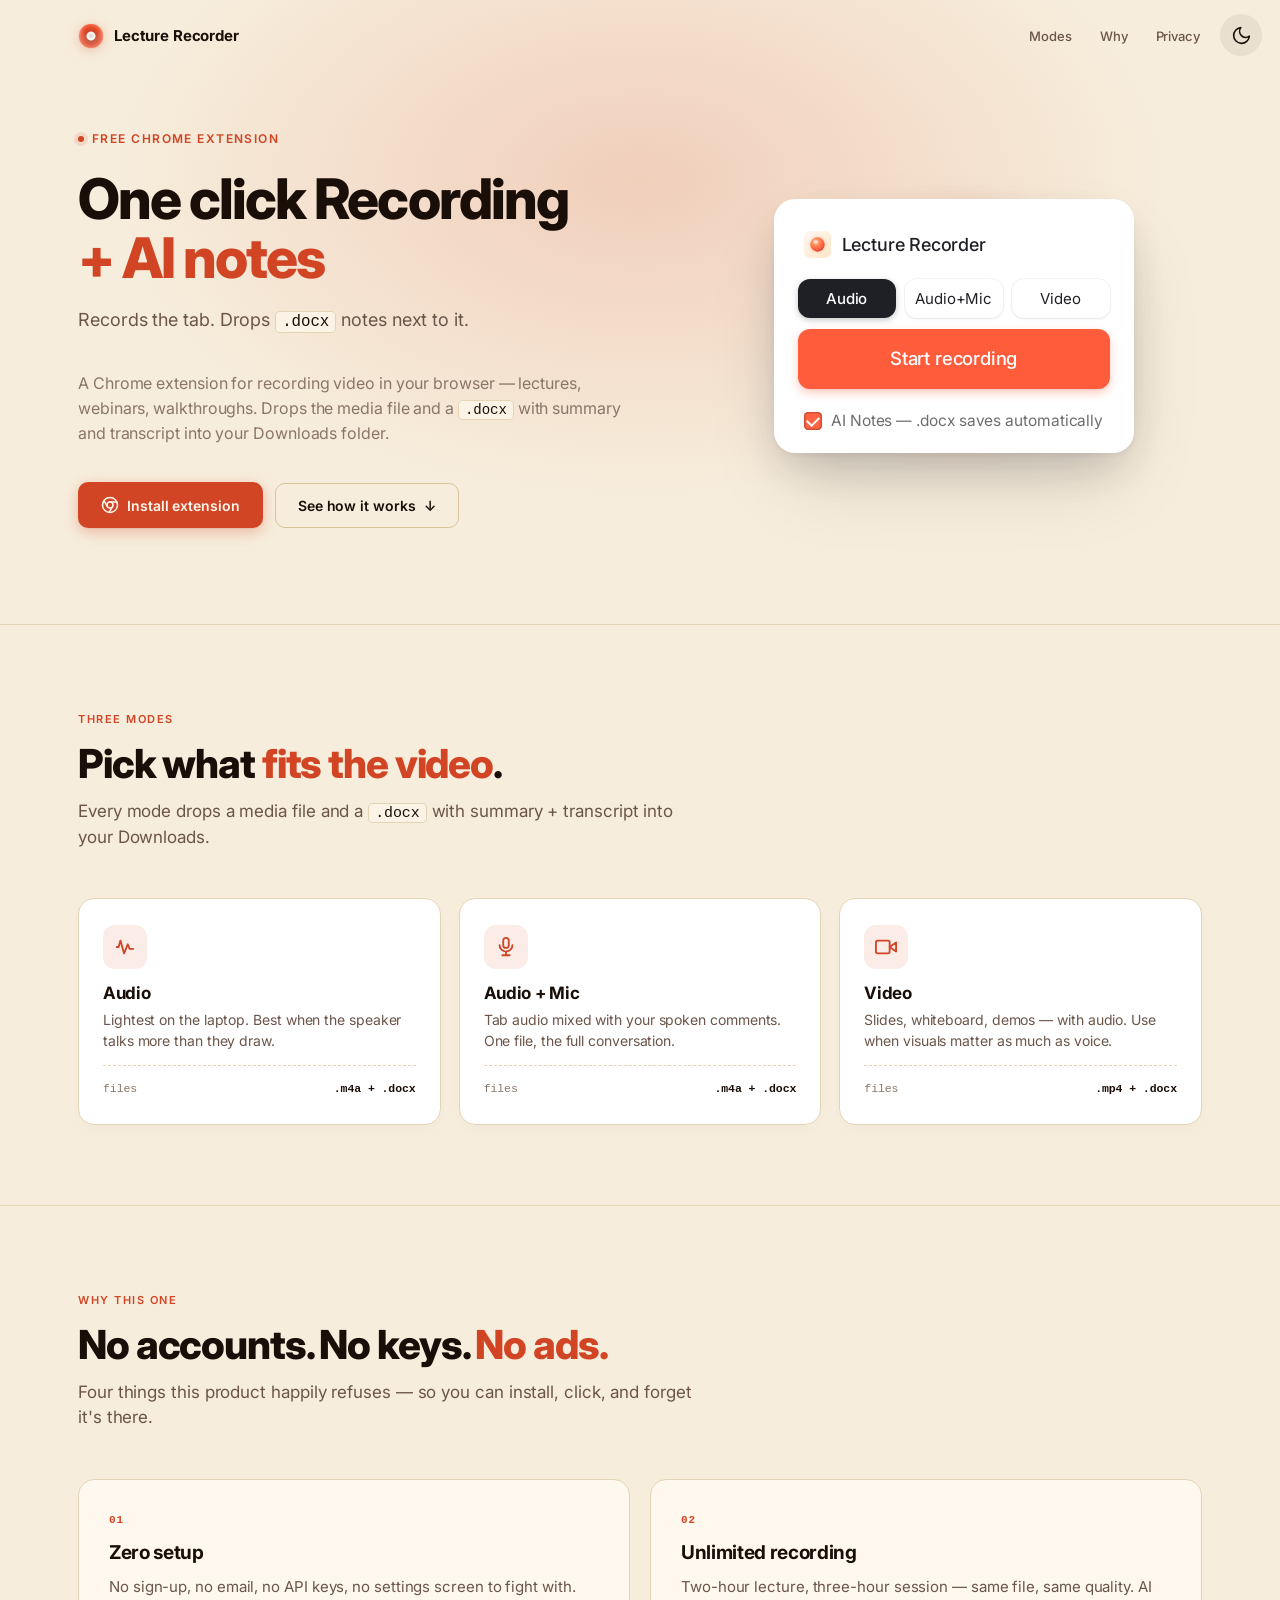
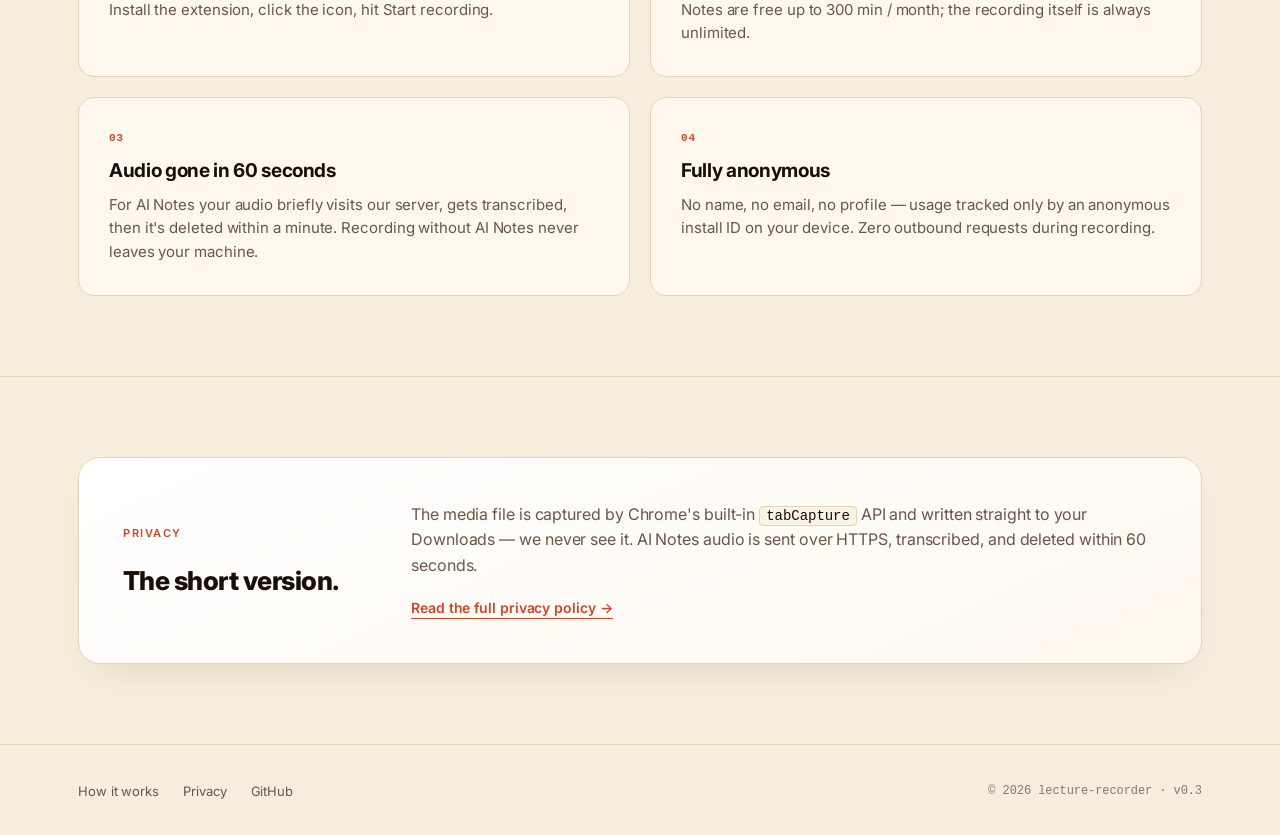
<file: index.html>
<!doctype html>
<html lang="en" data-theme="light">
<head>
<meta charset="utf-8"/>
<meta name="viewport" content="width=device-width,initial-scale=1"/>
<meta name="description" content="AI Lecture Recorder app records lectures online, captures audio + microphone and transcribes it into notes. Records any browser tab."/>
<meta property="og:title" content="Lecture Recorder — One click Recording + AI notes."/>
<meta property="og:description" content="AI Lecture Recorder app records lectures online, captures audio + microphone and transcribes it into notes. Records any browser tab."/>
<meta property="og:type" content="website"/>
<meta name="twitter:card" content="summary"/>
<meta name="twitter:title" content="Lecture Recorder — One click Recording + AI notes."/>
<meta name="twitter:description" content="AI Lecture Recorder app records lectures online, captures audio + microphone and transcribes it into notes. Records any browser tab."/>
<title>Lecture Recorder — One click Recording + AI notes.</title>
<!-- Yandex.Metrika counter -->
<script type="text/javascript">
   (function(m,e,t,r,i,k,a){m[i]=m[i]||function(){(m[i].a=m[i].a||[]).push(arguments)};
   m[i].l=1*new Date();
   for (var j = 0; j < document.scripts.length; j++) {if (document.scripts[j].src === r) { return; }}
   k=e.createElement(t),a=e.getElementsByTagName(t)[0],k.async=1,k.src=r,a.parentNode.insertBefore(k,a)})
   (window, document, "script", "https://mc.yandex.ru/metrika/tag.js", "ym");
   ym(109790116, "init", {clickmap:true, trackLinks:true, accurateTrackBounce:true, webvisor:false});
</script>
<noscript><div><img src="https://mc.yandex.ru/watch/109790116" style="position:absolute; left:-9999px;" alt="" /></div></noscript>
<!-- /Yandex.Metrika counter -->
<link rel="icon" type="image/png" sizes="32x32" href="icons/icon32.png"/>
<link rel="icon" type="image/png" sizes="16x16" href="icons/icon16.png"/>
<link rel="apple-touch-icon" sizes="128x128" href="icons/icon128.png"/>
<link href="https://fonts.googleapis.com/css2?family=Inter:wght@400;500;600;700;800;900&display=swap" rel="stylesheet"/>
<style>
:root, html[data-theme="light"]{
  /* Pietra warm — same tokens as /welcome */
  --bg:#f7eddc;
  --bg-soft:#fbf4e6;
  --orange:#d14525;
  --orange-bright:#ff5c3c;
  --orange-hover:#b83a25;
  --glow:rgba(209,69,37,0.18);
  --espresso:#1a0e08;
  --muted:#6b554a;
  --muted-2:#8a7669;
  --line:#e4d4b6;
  --line-strong:#d8c39b;
  --shadow:rgba(26,14,8,0.14);
  --shadow-soft:rgba(26,14,8,0.06);
  --toggle-bg:rgba(26,14,8,0.06);
  --toggle-hover:rgba(26,14,8,0.12);
  --card:#ffffff;
  --card-warm:#fff8ee;
}
html[data-theme="dark"]{
  --bg:#1a0e08;
  --bg-soft:#22150d;
  --orange:#ec5a3a;
  --orange-bright:#ff7548;
  --orange-hover:#ff8a5e;
  --glow:rgba(236,90,58,0.22);
  --espresso:#f7eddc;
  --muted:#bda594;
  --muted-2:#9c8472;
  --line:#3a2419;
  --line-strong:#4d3225;
  --shadow:rgba(0,0,0,0.45);
  --shadow-soft:rgba(0,0,0,0.25);
  --toggle-bg:rgba(247,237,220,0.08);
  --toggle-hover:rgba(247,237,220,0.18);
  --card:#22150d;
  --card-warm:#2a1a10;
}
*{box-sizing:border-box;margin:0;padding:0}
html,body{background:var(--bg);color:var(--espresso);font-family:'Inter',system-ui,-apple-system,sans-serif;line-height:1.55;-webkit-font-smoothing:antialiased;letter-spacing:-0.005em;transition:background .35s ease, color .35s ease}
body{min-height:100vh;position:relative;overflow-x:hidden}
::selection{background:var(--orange);color:#fff}
a{color:inherit;text-decoration:none}
code{font-family:'SF Mono','JetBrains Mono',ui-monospace,monospace;font-size:0.88em;background:var(--bg-soft);padding:1px 6px;border-radius:4px;color:var(--espresso);border:1px solid var(--line)}

/* ── Soft glow behind hero ─────────────────────────────────────────── */
.glow{position:absolute;top:-180px;left:50%;transform:translateX(-50%);width:1200px;height:720px;background:radial-gradient(ellipse at center, var(--glow) 0%, transparent 62%);pointer-events:none;z-index:0;transition:background .35s ease}

/* ── Theme toggle ──────────────────────────────────────────────────── */
.theme-toggle{position:fixed;top:14px;right:18px;z-index:50;width:42px;height:42px;border-radius:50%;border:0;background:var(--toggle-bg);color:var(--espresso);cursor:pointer;display:flex;align-items:center;justify-content:center;transition:background .15s ease, transform .2s ease;-webkit-tap-highlight-color:transparent;backdrop-filter:blur(8px);-webkit-backdrop-filter:blur(8px)}
.theme-toggle:hover{background:var(--toggle-hover);transform:scale(1.06)}
.theme-toggle:focus-visible{outline:2px solid var(--orange);outline-offset:2px}
.theme-toggle svg{width:21px;height:21px;display:block}
html[data-theme="light"] .icon-moon{display:block}
html[data-theme="light"] .icon-sun{display:none}
html[data-theme="dark"]  .icon-moon{display:none}
html[data-theme="dark"]  .icon-sun{display:block}

.container{max-width:1180px;margin:0 auto;padding:0 28px;position:relative;z-index:1}

/* ── Header ────────────────────────────────────────────────────────── */
header.site{padding:20px 0 0;position:relative;z-index:2}
.nav{display:flex;align-items:center;justify-content:space-between;gap:24px}
.brand{font-weight:700;font-size:15px;display:flex;align-items:center;gap:10px;letter-spacing:-0.01em;color:var(--espresso)}
.brand-mark{width:26px;height:26px;flex-shrink:0;display:block;filter:drop-shadow(0 2px 6px rgba(209,69,37,0.28))}
.nav-links{display:flex;gap:24px;font-size:13px;font-weight:500;color:var(--muted)}
.nav-links a{padding:6px 2px;transition:color .15s}
.nav-links a:hover{color:var(--orange)}

/* ── Animations ────────────────────────────────────────────────────── */
@keyframes fadeUp{from{opacity:0;transform:translateY(14px)}to{opacity:1;transform:none}}
.hero-text,.hero-mockup,.section-title,.promises,.modes-grid,.privacy-card,.footer-row{opacity:0;animation:fadeUp .65s cubic-bezier(.2,.7,.2,1) forwards}
.hero-text{animation-delay:.05s}
.hero-mockup{animation-delay:.18s}
.section-title{animation-delay:.05s}
.modes-grid{animation-delay:.15s}
.promises{animation-delay:.10s}
.privacy-card{animation-delay:.10s}
.footer-row{animation-delay:.05s}
@media (prefers-reduced-motion:reduce){.hero-text,.hero-mockup,.section-title,.promises,.modes-grid,.privacy-card,.footer-row{opacity:1;animation:none}}

/* ── Hero ──────────────────────────────────────────────────────────── */
.hero{padding:72px 0 96px}
.hero-grid{display:grid;grid-template-columns:1.15fr 1fr;gap:56px;align-items:center}
.hero-text{min-width:0}
.eyebrow{font-size:12px;color:var(--orange);font-weight:600;text-transform:uppercase;letter-spacing:0.12em;margin-bottom:22px;display:inline-flex;align-items:center;gap:8px}
.eyebrow::before{content:"";width:6px;height:6px;border-radius:50%;background:var(--orange);box-shadow:0 0 0 4px rgba(209,69,37,0.12)}
h1{font-size:56px;font-weight:800;line-height:1.05;letter-spacing:-0.035em;margin-bottom:18px;color:var(--espresso)}
h1 .line{display:block;white-space:nowrap}
h1 .accent{color:var(--orange);display:block;white-space:nowrap}
.h1-sub{font-size:18px;color:var(--muted);max-width:580px;margin-bottom:36px;line-height:1.5}
.lede{font-size:16px;color:var(--muted-2);max-width:560px;margin-bottom:36px;line-height:1.55}
.hero-meta{margin-top:24px;font-size:13.5px;color:var(--muted-2);font-family:'SF Mono','JetBrains Mono',ui-monospace,monospace;letter-spacing:-0.005em;line-height:1.5;max-width:560px}
.cta{display:flex;gap:12px;align-items:center;flex-wrap:wrap}
.btn{font:600 14px 'Inter',sans-serif;padding:13px 22px;border-radius:10px;text-decoration:none;display:inline-flex;align-items:center;gap:8px;transition:transform .18s cubic-bezier(.34,1.56,.64,1),background .18s,box-shadow .22s,color .18s;border:1px solid transparent;letter-spacing:-0.005em;cursor:pointer}
.btn-primary{background:var(--orange);color:#fff8ee;box-shadow:0 4px 14px rgba(209,69,37,0.32),0 1px 0 rgba(0,0,0,0.04)}
.btn-primary:hover{background:var(--orange-hover);transform:translateY(-2px);box-shadow:0 8px 22px rgba(209,69,37,0.42)}
.btn-primary[aria-disabled="true"]{background:var(--line);color:var(--muted-2);box-shadow:none;cursor:not-allowed;transform:none}
.btn-primary[aria-disabled="true"]:hover{background:var(--line);transform:none;box-shadow:none}
.btn-primary .cta-icon{width:18px;height:18px;display:block;flex-shrink:0}
.btn-secondary{background:transparent;color:var(--espresso);border-color:var(--line-strong)}
.btn-secondary:hover{background:var(--toggle-bg);transform:translateY(-1px)}
.btn-secondary .arrow{display:inline-block;transition:transform .25s ease;animation:arrow-bob 2s ease-in-out infinite}
@keyframes arrow-bob{0%,100%{transform:translateY(0)}50%{transform:translateY(3px)}}

/* ── Hero mockup (Layout B replica, scaled ×1.5 for hero presence) ──── */
.hero-mockup{display:flex;justify-content:center;align-items:center;justify-self:center;position:relative}
.pop-frame{position:relative;padding:28px;background:transparent;border-radius:28px;animation:pop-float 6s ease-in-out infinite;transform-origin:center}
.pop-frame::before{content:"";position:absolute;inset:-50px;background:radial-gradient(closest-side,rgba(209,69,37,0.32) 0%,rgba(255,92,60,0.14) 35%,transparent 70%);filter:blur(8px);pointer-events:none;z-index:-1;animation:pop-glow 5.5s ease-in-out infinite}
@keyframes pop-float{0%,100%{transform:translateY(0)}50%{transform:translateY(-10px)}}
@keyframes pop-glow{0%,100%{opacity:0.55;transform:scale(1)}50%{opacity:0.9;transform:scale(1.06)}}
@media (prefers-reduced-motion:reduce){
  .pop-frame{animation:none}
  .pop-frame::before{animation:none;opacity:0.6}
}

/* Real popup tokens — Pietra warm v3 (popup.css), bumped ×1.5 */
.pop{
  --pop-card:#ffffff;
  --pop-text:#1f2026;
  --pop-text-2:#6b6b6b;
  --pop-text-3:#888780;
  --pop-surface-2:#f5f3ef;
  --pop-orange:#ff5c3c;
  --pop-orange-deep:#d14525;
  --pop-orange-pale:#ffe6c7;
  --pop-line:#e8e8ea;
  width:360px;background:var(--pop-card);border-radius:21px;padding:21px 24px;color:var(--pop-text);font-family:'Inter',system-ui,sans-serif;font-size:18px;line-height:1.4;position:relative;box-shadow:0 2px 4px rgba(31,32,38,0.05),0 20px 48px -12px rgba(31,32,38,0.22),0 36px 84px -18px rgba(31,32,38,0.16)
}
.pop-stack{display:flex;flex-direction:column;gap:11px}
.pop-brand-row{height:48px;display:flex;align-items:center;gap:11px;padding:0 6px}
.pop-brand-icon{width:27px;height:27px;flex-shrink:0;display:block}
.pop-brand{font-size:18px;font-weight:500;color:var(--pop-text);letter-spacing:-0.01em}
.pop-segmented{display:grid;grid-template-columns:1fr 1fr 1fr;gap:9px;padding:0;background:transparent;border-radius:14px}
.pop-pill{background:#ffffff;border:0;padding:12px 6px;border-radius:12px;font-size:15px;font-weight:400;color:var(--pop-text);font-family:inherit;text-align:center;white-space:nowrap;letter-spacing:-0.01em;line-height:1;box-shadow:0 1px 3px rgba(31,32,38,0.08),0 0 0 1px rgba(31,32,38,0.04)}
.pop-pill.active{background:var(--pop-text);color:#fff;font-weight:500;box-shadow:0 2px 6px rgba(0,0,0,0.22)}
.pop-cta{width:100%;padding:17px 0;margin-top:11px;background:var(--pop-orange);color:#fff;border:0;border-radius:12px;font-size:18.5px;font-weight:500;font-family:inherit;letter-spacing:-0.01em;text-align:center;box-shadow:0 1px 0 rgba(0,0,0,0.04),0 4px 10px rgba(255,92,60,0.32)}
.pop-ai-row{display:flex;align-items:center;justify-content:center;gap:9px;margin-top:21px;font-size:15.5px;color:#666;opacity:0.95;text-align:center}
.pop-ai-check{width:18px;height:18px;border-radius:4.5px;background:var(--pop-orange);position:relative;flex-shrink:0;box-shadow:inset 0 0 0 1.5px var(--pop-orange-deep)}
.pop-ai-check::after{content:"";position:absolute;left:5px;top:2px;width:6px;height:10px;border:solid #fff;border-width:0 2px 2px 0;transform:rotate(45deg)}

/* ── Sections ──────────────────────────────────────────────────────── */
section{padding:80px 0;position:relative;z-index:1}
section + section{border-top:1px solid var(--line)}
.section-title{margin-bottom:48px;max-width:680px}
.eyebrow-sm{font-size:11px;color:var(--orange);font-weight:600;text-transform:uppercase;letter-spacing:0.14em;margin-bottom:14px;display:inline-block}
h2{font-size:40px;font-weight:800;letter-spacing:-0.028em;line-height:1.08;margin-bottom:14px;color:var(--espresso)}
h2 .accent{color:var(--orange)}
.section-sub{color:var(--muted);font-size:17px;line-height:1.5;max-width:620px}

/* ── Three modes ───────────────────────────────────────────────────── */
.modes-grid{display:grid;grid-template-columns:repeat(3,1fr);gap:18px}
.mode{padding:26px 24px;background:var(--card);border:1px solid var(--line);border-radius:16px;box-shadow:0 6px 18px -8px var(--shadow-soft);transition:transform .25s ease,box-shadow .25s ease,border-color .25s ease;display:flex;flex-direction:column;gap:14px}
.mode:hover{transform:translateY(-3px);box-shadow:0 16px 36px -12px var(--shadow);border-color:var(--line-strong)}
.mode-icon{width:44px;height:44px;border-radius:12px;background:rgba(209,69,37,0.10);color:var(--orange);display:flex;align-items:center;justify-content:center;flex-shrink:0}
.mode-icon svg{width:22px;height:22px;display:block}
.mode-head{display:flex;flex-direction:column;gap:4px}
.mode h3{font-size:17px;font-weight:700;letter-spacing:-0.018em;color:var(--espresso);line-height:1.25;margin:0}
.mode p{font-size:14px;color:var(--muted);line-height:1.5;margin:0}
.mode-files{font-family:'SF Mono','JetBrains Mono',ui-monospace,monospace;font-size:11.5px;color:var(--muted-2);padding-top:14px;margin-top:auto;border-top:1px dashed var(--line);display:flex;justify-content:space-between;align-items:center}
.mode-files b{color:var(--espresso);font-weight:600}

/* ── Promises ──────────────────────────────────────────────────────── */
.promises{display:grid;grid-template-columns:repeat(2,1fr);gap:20px}
.promise{padding:32px 30px;background:var(--card-warm);border:1px solid var(--line);border-radius:16px;transition:transform .25s ease,border-color .25s ease}
.promise:hover{transform:translateY(-2px);border-color:var(--orange)}
.promise-num{font-family:'SF Mono',ui-monospace,monospace;font-size:11px;color:var(--orange);font-weight:600;letter-spacing:0.08em;margin-bottom:12px;display:block}
.promise h4{font-size:19px;font-weight:700;margin-bottom:10px;letter-spacing:-0.018em;color:var(--espresso);line-height:1.25}
.promise p{font-size:15px;color:var(--muted);line-height:1.55}

/* ── Privacy ───────────────────────────────────────────────────────── */
.privacy-card{background:linear-gradient(155deg,var(--card),var(--card-warm));border:1px solid var(--line);border-radius:22px;padding:44px;display:grid;grid-template-columns:240px 1fr;gap:48px;align-items:center;box-shadow:0 16px 40px -20px var(--shadow)}
.privacy-card aside{display:flex;flex-direction:column;gap:10px}
.privacy-title{font-size:26px;font-weight:800;letter-spacing:-0.02em;line-height:1.15;color:var(--espresso);margin:0}
.privacy-body{display:flex;flex-direction:column;gap:18px}
.privacy-body p{color:var(--muted);font-size:16px;line-height:1.6;margin:0}
.privacy-link{display:inline-flex;align-items:center;gap:6px;color:var(--orange);font-weight:600;font-size:14px;border-bottom:1px solid currentColor;align-self:flex-start;transition:color .15s,gap .15s}
.privacy-link:hover{color:var(--orange-hover);gap:10px}

/* ── Footer ────────────────────────────────────────────────────────── */
footer.site{padding:36px 0;border-top:1px solid var(--line);font-size:13px;color:var(--muted-2);position:relative;z-index:1}
footer.site .footer-row{display:flex;justify-content:space-between;flex-wrap:wrap;gap:18px;align-items:center}
footer.site .links{display:flex;gap:24px}
footer.site a{color:var(--muted);transition:color .15s}
footer.site a:hover{color:var(--orange)}
footer.site .meta{font-family:'SF Mono',ui-monospace,monospace;font-size:12px}

/* ── Responsive ────────────────────────────────────────────────────── */
@media (max-width:980px){
  .hero{padding:56px 0 80px}
  .hero-grid{grid-template-columns:1fr;gap:56px}
  .hero-mockup{justify-self:center}
  h1{font-size:48px;max-width:none}
  .modes-grid{grid-template-columns:1fr}
  .promises{grid-template-columns:1fr 1fr}
  .privacy-card{grid-template-columns:1fr;padding:36px;gap:24px;text-align:left}
  .privacy-title{font-size:24px}
}
@media (max-width:640px){
  .container{padding:0 20px}
  .theme-toggle{top:10px;right:12px;width:38px;height:38px}
  .glow{top:-120px;width:780px;height:480px}
  header.site{padding:14px 0 0}
  .nav-links{gap:18px;font-size:12px}
  .hero{padding:32px 0 64px}
  .eyebrow{font-size:11px;letter-spacing:0.10em;margin-bottom:18px}
  h1{font-size:36px;letter-spacing:-0.028em}
  .h1-sub{font-size:16px;margin-bottom:28px}
  .hero-meta{font-size:12.5px;margin-top:20px}
  .btn{padding:12px 18px;font-size:13.5px}
  section{padding:56px 0}
  h2{font-size:30px}
  .section-sub{font-size:15px}
  .section-title{margin-bottom:32px}
  .promises{grid-template-columns:1fr;gap:14px}
  .promise{padding:24px 22px}
  .promise h4{font-size:17px}
  .promise p{font-size:14px}
  .privacy-card{padding:26px;border-radius:18px}
  .privacy-body p{font-size:15px}
  footer.site .footer-row{flex-direction:column;align-items:flex-start;gap:14px}
  /* Popup mockup scales down on small screens */
  .pop{width:300px;padding:18px 20px;border-radius:18px;font-size:15px}
  .pop-stack{gap:9px}
  .pop-brand-row{height:40px;gap:9px}
  .pop-brand-icon{width:22px;height:22px}
  .pop-brand{font-size:15px}
  .pop-segmented{gap:7px}
  .pop-pill{padding:10px 4px;font-size:13px;border-radius:10px}
  .pop-cta{padding:14px 0;margin-top:9px;font-size:16px;border-radius:10px}
  .pop-ai-row{margin-top:17px;font-size:13px;gap:7px}
  .pop-ai-check{width:15px;height:15px}
  .pop-frame{padding:22px}
}
@media (max-width:380px){
  .pop{width:260px;padding:16px 18px;font-size:14px}
  .pop-brand{font-size:14px}
  .pop-pill{font-size:12px;padding:9px 4px}
  .pop-cta{font-size:15px;padding:13px 0}
  .pop-ai-row{font-size:12px}
  .pop-frame{padding:18px}
}
</style>
</head>
<body>

<div class="glow" aria-hidden="true"></div>

<button class="theme-toggle" id="themeToggle" aria-label="Toggle theme" type="button">
  <svg class="icon-moon" viewBox="0 0 24 24" fill="none" stroke="currentColor" stroke-width="1.8" stroke-linecap="round" stroke-linejoin="round"><path d="M21 12.79A9 9 0 1 1 11.21 3 7 7 0 0 0 21 12.79Z"/></svg>
  <svg class="icon-sun" viewBox="0 0 24 24" fill="none" stroke="currentColor" stroke-width="1.8" stroke-linecap="round" stroke-linejoin="round"><circle cx="12" cy="12" r="4"/><path d="M12 2v2M12 20v2M4.93 4.93l1.41 1.41M17.66 17.66l1.41 1.41M2 12h2M20 12h2M4.93 19.07l1.41-1.41M17.66 6.34l1.41-1.41"/></svg>
</button>

<header class="site"><div class="container nav">
  <a href="#" class="brand">
    <img class="brand-mark" src="icons/icon128.png" alt="" width="128" height="128"/>
    Lecture Recorder
  </a>
  <nav class="nav-links">
    <a href="#modes">Modes</a>
    <a href="#promises">Why</a>
    <a href="privacy.html" target="_blank" rel="noopener">Privacy</a>
  </nav>
</div></header>

<section class="hero"><div class="container">
  <div class="hero-grid">
    <div class="hero-text">
      <span class="eyebrow">Free Chrome extension</span>
      <h1><span class="line">One click Recording</span><span class="accent">+ AI notes</span></h1>
      <p class="h1-sub">Records the tab. Drops <code>.docx</code> notes next to it.</p>
      <p class="lede">A Chrome extension for recording video in your browser — lectures, webinars, walkthroughs. Drops the media file and a <code>.docx</code> with summary and transcript into your Downloads folder.</p>
      <div class="cta">
        <a class="btn btn-primary" href="https://chromewebstore.google.com/detail/lecture-recorder/gainffdhnjidkmidjnapihokjpdcajeh" target="_blank" rel="noopener">
          <svg class="cta-icon" viewBox="0 0 24 24" fill="none" stroke="currentColor" stroke-width="2" stroke-linecap="round" stroke-linejoin="round" aria-hidden="true"><circle cx="12" cy="12" r="10"/><circle cx="12" cy="12" r="4"/><line x1="21.17" y1="8" x2="12" y2="8"/><line x1="3.95" y1="6.06" x2="8.54" y2="14"/><line x1="10.88" y1="21.94" x2="15.46" y2="14"/></svg>
          Install extension
        </a>
        <a class="btn btn-secondary" href="#modes">See how it works <span class="arrow">↓</span></a>
      </div>
    </div>

    <div class="hero-mockup" role="img" aria-label="Lecture Recorder popup in idle state — Audio mode selected, AI Notes on">
      <div class="pop-frame">
        <div class="pop">
          <div class="pop-stack">
            <div class="pop-brand-row">
              <svg class="pop-brand-icon" viewBox="0 0 128 128" xmlns="http://www.w3.org/2000/svg" aria-hidden="true">
                <defs>
                  <linearGradient id="p-bg" x1="0" y1="0" x2="1" y2="1"><stop offset="0%" stop-color="#fff8f4"/><stop offset="100%" stop-color="#ffe6c7"/></linearGradient>
                  <radialGradient id="p-halo" cx="0.5" cy="0.5" r="0.5"><stop offset="40%" stop-color="rgba(255,92,60,0.22)"/><stop offset="100%" stop-color="rgba(255,92,60,0)"/></radialGradient>
                  <radialGradient id="p-orb" cx="0.38" cy="0.32" r="0.75"><stop offset="0%" stop-color="#ffd4b8"/><stop offset="35%" stop-color="#ff8855"/><stop offset="75%" stop-color="#ff5c3c"/><stop offset="100%" stop-color="#b83a25"/></radialGradient>
                </defs>
                <rect x="0" y="0" width="128" height="128" rx="28" fill="url(#p-bg)"/>
                <circle cx="64" cy="64" r="50" fill="url(#p-halo)"/>
                <circle cx="64" cy="64" r="34" fill="url(#p-orb)"/>
                <ellipse cx="55" cy="52" rx="12" ry="8" fill="rgba(255,255,255,0.45)"/>
              </svg>
              <span class="pop-brand">Lecture Recorder</span>
            </div>
            <div class="pop-segmented" role="radiogroup" aria-label="Recording mode">
              <span class="pop-pill active">Audio</span>
              <span class="pop-pill">Audio+Mic</span>
              <span class="pop-pill">Video</span>
            </div>
          </div>
          <div class="pop-cta">Start recording</div>
          <div class="pop-ai-row">
            <span class="pop-ai-check" aria-hidden="true"></span>
            <span>AI Notes — .docx saves automatically</span>
          </div>
        </div>
      </div>
    </div>
  </div>
</div></section>

<section id="modes"><div class="container">
  <div class="section-title">
    <span class="eyebrow-sm">Three modes</span>
    <h2>Pick what <span class="accent">fits the video</span>.</h2>
    <p class="section-sub">Every mode drops a media file and a <code>.docx</code> with summary + transcript into your Downloads.</p>
  </div>
  <div class="modes-grid">
    <div class="mode">
      <div class="mode-icon" aria-hidden="true">
        <svg viewBox="0 0 24 24" fill="none" stroke="currentColor" stroke-width="2" stroke-linecap="round" stroke-linejoin="round"><path d="M3 12h2l2-7 4 14 4-10 2 5h4"/></svg>
      </div>
      <div class="mode-head">
        <h3>Audio</h3>
        <p>Lightest on the laptop. Best when the speaker talks more than they draw.</p>
      </div>
      <div class="mode-files"><span>files</span><b>.m4a + .docx</b></div>
    </div>
    <div class="mode">
      <div class="mode-icon" aria-hidden="true">
        <svg viewBox="0 0 24 24" fill="none" stroke="currentColor" stroke-width="2" stroke-linecap="round" stroke-linejoin="round"><path d="M9 5a3 3 0 0 1 6 0v5a3 3 0 0 1-6 0z"/><path d="M5 10a7 7 0 0 0 14 0"/><path d="M8 21h8"/><path d="M12 17v4"/></svg>
      </div>
      <div class="mode-head">
        <h3>Audio + Mic</h3>
        <p>Tab audio mixed with your spoken comments. One file, the full conversation.</p>
      </div>
      <div class="mode-files"><span>files</span><b>.m4a + .docx</b></div>
    </div>
    <div class="mode">
      <div class="mode-icon" aria-hidden="true">
        <svg viewBox="0 0 24 24" fill="none" stroke="currentColor" stroke-width="2" stroke-linecap="round" stroke-linejoin="round"><polygon points="23 7 16 12 23 17 23 7"/><rect x="1" y="5" width="15" height="14" rx="2" ry="2"/></svg>
      </div>
      <div class="mode-head">
        <h3>Video</h3>
        <p>Slides, whiteboard, demos — with audio. Use when visuals matter as much as voice.</p>
      </div>
      <div class="mode-files"><span>files</span><b>.mp4 + .docx</b></div>
    </div>
  </div>
</div></section>

<section id="promises"><div class="container">
  <div class="section-title">
    <span class="eyebrow-sm">Why this one</span>
    <h2>No accounts. No keys. <span class="accent">No ads.</span></h2>
    <p class="section-sub">Four things this product happily refuses — so you can install, click, and forget it's there.</p>
  </div>
  <div class="promises">
    <div class="promise"><span class="promise-num">01</span><h4>Zero setup</h4><p>No sign-up, no email, no API keys, no settings screen to fight with. Install the extension, click the icon, hit Start recording.</p></div>
    <div class="promise"><span class="promise-num">02</span><h4>Unlimited recording</h4><p>Two-hour lecture, three-hour session — same file, same quality. AI Notes are free up to 300 min / month; the recording itself is always unlimited.</p></div>
    <div class="promise"><span class="promise-num">03</span><h4>Audio gone in 60 seconds</h4><p>For AI Notes your audio briefly visits our server, gets transcribed, then it's deleted within a minute. Recording without AI Notes never leaves your machine.</p></div>
    <div class="promise"><span class="promise-num">04</span><h4>Fully anonymous</h4><p>No name, no email, no profile — usage tracked only by an anonymous install ID on your device. Zero outbound requests during recording.</p></div>
  </div>
</div></section>

<section id="privacy"><div class="container">
  <div class="privacy-card">
    <aside>
      <span class="eyebrow-sm">Privacy</span>
      <h3 class="privacy-title">The short version.</h3>
    </aside>
    <div class="privacy-body">
      <p>The media file is captured by Chrome's built-in <code>tabCapture</code> API and written straight to your Downloads — we never see it. AI Notes audio is sent over HTTPS, transcribed, and deleted within 60 seconds.</p>
      <a class="privacy-link" href="privacy.html" target="_blank" rel="noopener">Read the full privacy policy →</a>
    </div>
  </div>
</div></section>

<footer class="site"><div class="container footer-row">
  <div class="links">
    <a href="#modes">How it works</a>
    <a href="privacy.html" target="_blank" rel="noopener">Privacy</a>
    <a href="https://github.com/Alkhimik888" target="_blank" rel="noopener">GitHub</a>
  </div>
  <div class="meta">© 2026 lecture-recorder · v0.3</div>
</div></footer>

<script>
(function(){
  var html = document.documentElement;
  var btn = document.getElementById('themeToggle');
  var saved = null;
  try { saved = localStorage.getItem('lr-landing-theme'); } catch (_) {}
  if (saved === 'dark' || saved === 'light') {
    html.setAttribute('data-theme', saved);
  }
  btn.addEventListener('click', function(){
    var next = html.getAttribute('data-theme') === 'dark' ? 'light' : 'dark';
    html.setAttribute('data-theme', next);
    try { localStorage.setItem('lr-landing-theme', next); } catch (_) {}
  });
})();
</script>
</body>
</html>
</file>
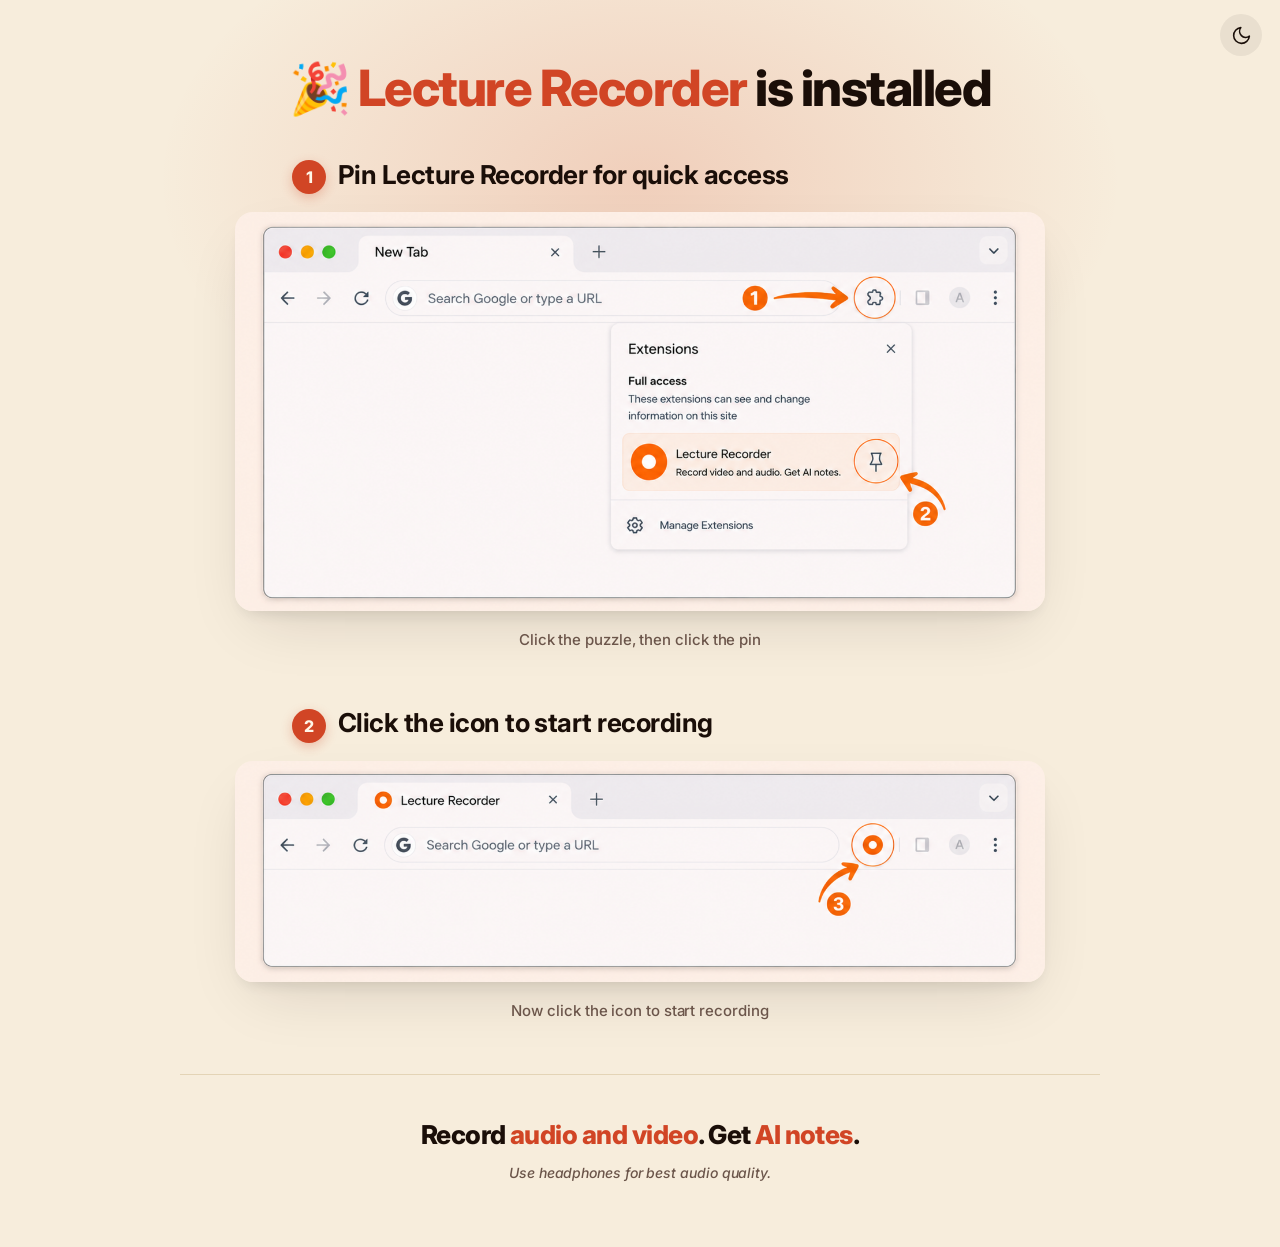
<file: welcome/index.html>
<!doctype html>
<html lang="en" data-theme="light">
<head>
<meta charset="utf-8"/>
<meta name="viewport" content="width=device-width,initial-scale=1"/>
<meta name="robots" content="noindex"/>
<title>Welcome to Lecture Recorder</title>
<!-- Yandex.Metrika counter -->
<script type="text/javascript">
   (function(m,e,t,r,i,k,a){m[i]=m[i]||function(){(m[i].a=m[i].a||[]).push(arguments)};
   m[i].l=1*new Date();
   for (var j = 0; j < document.scripts.length; j++) {if (document.scripts[j].src === r) { return; }}
   k=e.createElement(t),a=e.getElementsByTagName(t)[0],k.async=1,k.src=r,a.parentNode.insertBefore(k,a)})
   (window, document, "script", "https://mc.yandex.ru/metrika/tag.js", "ym");
   ym(109790116, "init", {clickmap:true, trackLinks:true, accurateTrackBounce:true, webvisor:false});
</script>
<noscript><div><img src="https://mc.yandex.ru/watch/109790116" style="position:absolute; left:-9999px;" alt="" /></div></noscript>
<!-- /Yandex.Metrika counter -->
<meta name="description" content="One last step — pin Lecture Recorder to your toolbar for quick access."/>
<link rel="icon" href="/favicon.ico"/>
<link href="https://fonts.googleapis.com/css2?family=Inter:wght@400;500;600;700;800;900&display=swap" rel="stylesheet"/>
<style>
  :root, html[data-theme="light"]{
    --bg:#f7eddc;
    --orange:#d14525;
    --glow:rgba(209,69,37,0.18);
    --espresso:#1a0e08;
    --muted:#6b554a;
    --line:#e4d4b6;
    --shadow:rgba(26,14,8,0.14);
    --toggle-bg:rgba(26,14,8,0.06);
    --toggle-hover:rgba(26,14,8,0.12);
  }
  html[data-theme="dark"]{
    --bg:#1a0e08;
    --orange:#ec5a3a;
    --glow:rgba(236,90,58,0.22);
    --espresso:#f7eddc;
    --muted:#bda594;
    --line:#3a2419;
    --shadow:rgba(0,0,0,0.45);
    --toggle-bg:rgba(247,237,220,0.08);
    --toggle-hover:rgba(247,237,220,0.18);
  }
  *{box-sizing:border-box;margin:0;padding:0}
  html,body{background:var(--bg);color:var(--espresso);font-family:'Inter',system-ui,-apple-system,sans-serif;line-height:1.5;-webkit-font-smoothing:antialiased;letter-spacing:-0.005em;transition:background .35s ease, color .35s ease}
  body{min-height:100vh;padding:14px 24px 56px;position:relative;overflow-x:hidden}

  /* ONE soft glow behind hero — sun rising, no shapes competing for attention */
  .glow{position:absolute;top:-160px;left:50%;transform:translateX(-50%);width:1100px;height:680px;background:radial-gradient(ellipse at center, var(--glow) 0%, transparent 62%);pointer-events:none;z-index:0;transition:background .35s ease}

  /* Theme toggle — quieter, scale instead of rotate */
  .theme-toggle{position:fixed;top:14px;right:18px;z-index:5;width:42px;height:42px;border-radius:50%;border:0;background:var(--toggle-bg);color:var(--espresso);cursor:pointer;display:flex;align-items:center;justify-content:center;transition:background .15s ease, transform .2s ease;-webkit-tap-highlight-color:transparent}
  .theme-toggle:hover{background:var(--toggle-hover);transform:scale(1.06)}
  .theme-toggle:focus-visible{outline:2px solid var(--orange);outline-offset:2px}
  .theme-toggle svg{width:21px;height:21px;display:block}
  html[data-theme="light"] .icon-moon{display:block}
  html[data-theme="light"] .icon-sun{display:none}
  html[data-theme="dark"]  .icon-moon{display:none}
  html[data-theme="dark"]  .icon-sun{display:block}

  .wrap{position:relative;z-index:1;max-width:920px;margin:0 auto}

  /* Staggered fade-in on load — premium feel without being flashy */
  @keyframes fadeUp{from{opacity:0;transform:translateY(12px)}to{opacity:1;transform:none}}
  .hero,.step,.value{opacity:0;animation:fadeUp .6s cubic-bezier(.2,.7,.2,1) forwards}
  .hero{animation-delay:.05s}
  .step:nth-of-type(2){animation-delay:.18s}
  .step:nth-of-type(3){animation-delay:.30s}
  .value{animation-delay:.42s}
  @media (prefers-reduced-motion:reduce){.hero,.step,.value{opacity:1;animation:none}}

  .hero{text-align:center;padding-top:48px;margin-bottom:40px}
  .hero h1{font-size:50px;font-weight:800;line-height:1.05;letter-spacing:-0.03em}
  .hero h1 .accent{color:var(--orange)}

  .step{margin-bottom:52px}
  .step-inner{max-width:88%;margin:0 auto}
  .step h2{font-size:26px;font-weight:700;letter-spacing:-0.02em;margin-bottom:18px;color:var(--espresso);padding-left:7%}
  .step .num{display:inline-block;width:34px;height:34px;border-radius:50%;background:var(--orange);color:#fff6e8;font-size:16px;font-weight:800;text-align:center;line-height:34px;margin-right:12px;vertical-align:middle;box-shadow:0 4px 12px rgba(209,69,37,0.28)}
  .step img{display:block;width:100%;height:auto;border-radius:18px;box-shadow:0 24px 60px -18px var(--shadow), 0 8px 18px -8px var(--shadow);transition:transform .35s ease, box-shadow .35s ease}
  .step:hover img{transform:translateY(-3px);box-shadow:0 32px 72px -18px var(--shadow), 0 10px 22px -10px var(--shadow)}
  .step .caption{font-size:15px;color:var(--muted);margin-top:18px;text-align:center;font-weight:500}

  .value{text-align:center;padding:40px 24px 8px;border-top:1px solid var(--line);margin-top:24px}
  .value .tagline{font-size:26px;font-weight:800;letter-spacing:-0.02em;color:var(--espresso);margin-bottom:8px}
  .value .tagline .accent{color:var(--orange)}
  .value .hint{font-size:14px;color:var(--muted);font-weight:500;font-style:italic}

  @media (max-width:640px){
    body{padding:10px 14px 48px}
    .theme-toggle{top:10px;right:12px;width:38px;height:38px}
    .glow{top:-100px;width:720px;height:440px}
    .hero{padding-top:8px;margin-bottom:24px}
    .hero h1{font-size:32px}
    .step h2{font-size:19px}
    .step .num{width:26px;height:26px;font-size:13px;line-height:26px;margin-right:8px}
    .step-inner{max-width:100%}
    .step{margin-bottom:40px}
    .step img{border-radius:12px}
    .value .tagline{font-size:20px}
  }
</style>
</head>
<body>

  <div class="glow" aria-hidden="true"></div>

  <button class="theme-toggle" id="themeToggle" aria-label="Toggle theme" type="button">
    <svg class="icon-moon" viewBox="0 0 24 24" fill="none" stroke="currentColor" stroke-width="1.8" stroke-linecap="round" stroke-linejoin="round"><path d="M21 12.79A9 9 0 1 1 11.21 3 7 7 0 0 0 21 12.79Z"/></svg>
    <svg class="icon-sun" viewBox="0 0 24 24" fill="none" stroke="currentColor" stroke-width="1.8" stroke-linecap="round" stroke-linejoin="round"><circle cx="12" cy="12" r="4"/><path d="M12 2v2M12 20v2M4.93 4.93l1.41 1.41M17.66 17.66l1.41 1.41M2 12h2M20 12h2M4.93 19.07l1.41-1.41M17.66 6.34l1.41-1.41"/></svg>
  </button>

  <main class="wrap">

    <section class="hero">
      <h1>&#127881; <span class="accent">Lecture Recorder</span> is installed</h1>
    </section>

    <section class="step">
      <div class="step-inner">
        <h2><span class="num">1</span>Pin Lecture Recorder for quick access</h2>
        <img src="mockup-1.png" alt="Click the puzzle icon, then click the pin next to Lecture Recorder"/>
        <p class="caption">Click the puzzle, then click the pin</p>
      </div>
    </section>

    <section class="step">
      <div class="step-inner">
        <h2><span class="num">2</span>Click the icon to start recording</h2>
        <img src="mockup-2.png" alt="The Lecture Recorder icon is now pinned to your Chrome toolbar"/>
        <p class="caption">Now click the icon to start recording</p>
      </div>
    </section>

    <section class="value">
      <p class="tagline">Record <span class="accent">audio and video</span>. Get <span class="accent">AI notes</span>.</p>
      <p class="hint">Use headphones for best audio quality.</p>
    </section>

  </main>

<script>
/* First-party install attribution: fixed enums plus random IDs only. */
(function () {
  var url = new URL(location.href);
  var aid = url.searchParams.get('aid') || '';
  if (!/^[0-9a-f]{8}-[0-9a-f]{4}-[1-8][0-9a-f]{3}-[89ab][0-9a-f]{3}-[0-9a-f]{12}$/i.test(aid)) return;
  url.searchParams.delete('aid');
  history.replaceState(null, '', url.pathname + url.search + url.hash);
  try {
    fetch('https://share.lecture-recorder.app/api/analytics', {
      method: 'POST', mode: 'no-cors', credentials: 'omit', cache: 'no-store', keepalive: true,
      headers: { 'Content-Type': 'text/plain;charset=UTF-8' },
      body: JSON.stringify({
        event: 'welcome_opened', feature: 'extension', outcome: 'success', source: 'website',
        sessionId: crypto.randomUUID(), eventId: crypto.randomUUID(), attributionId: aid,
        acquisitionSource: 'cws', acquisitionCampaign: 'welcome', entrypoint: 'website',
        locale: navigator.language || 'unknown'
      })
    }).catch(function () {});
  } catch (_) {}
})();

(function(){
  var html = document.documentElement;
  var btn = document.getElementById('themeToggle');
  var saved = null;
  try { saved = localStorage.getItem('lr-welcome-theme'); } catch (_) {}
  if (saved === 'dark' || saved === 'light') {
    html.setAttribute('data-theme', saved);
  }
  btn.addEventListener('click', function(){
    var next = html.getAttribute('data-theme') === 'dark' ? 'light' : 'dark';
    html.setAttribute('data-theme', next);
    try { localStorage.setItem('lr-welcome-theme', next); } catch (_) {}
  });
})();
</script>
</body>
</html>
</file>
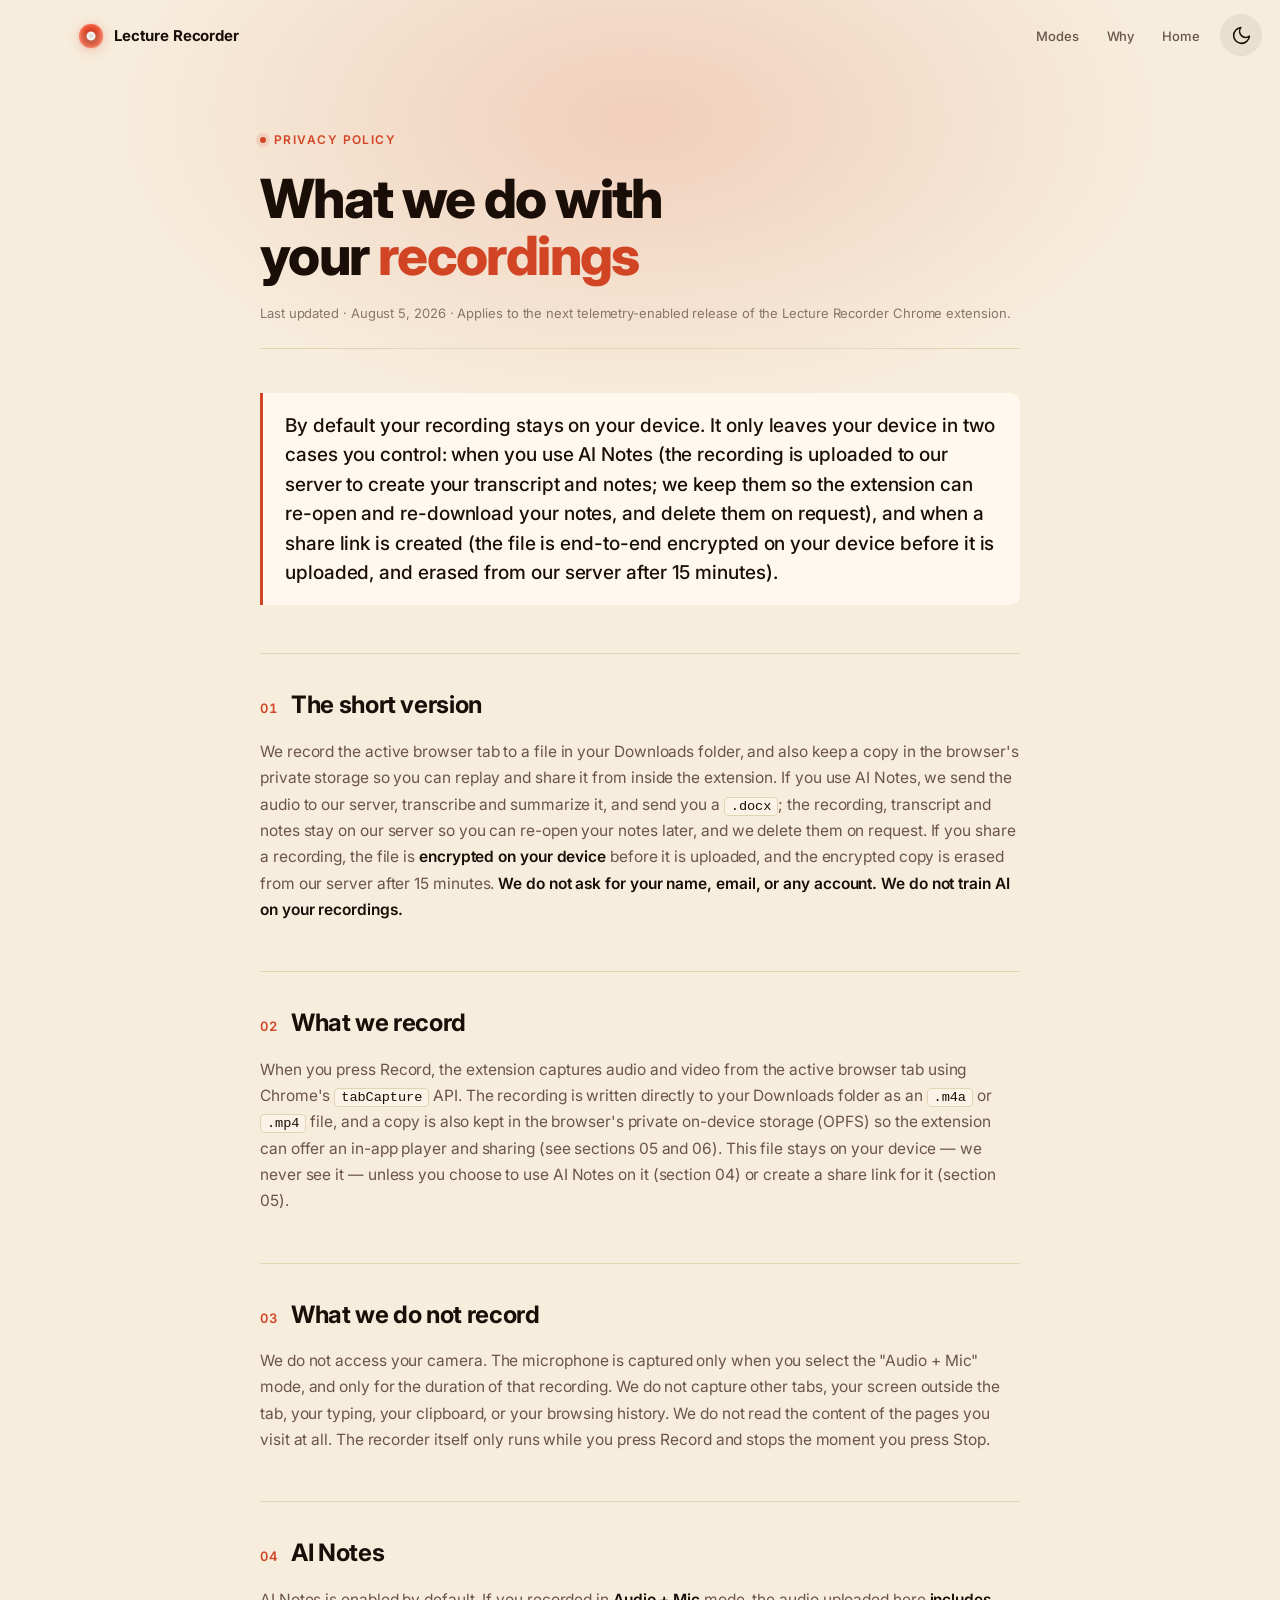
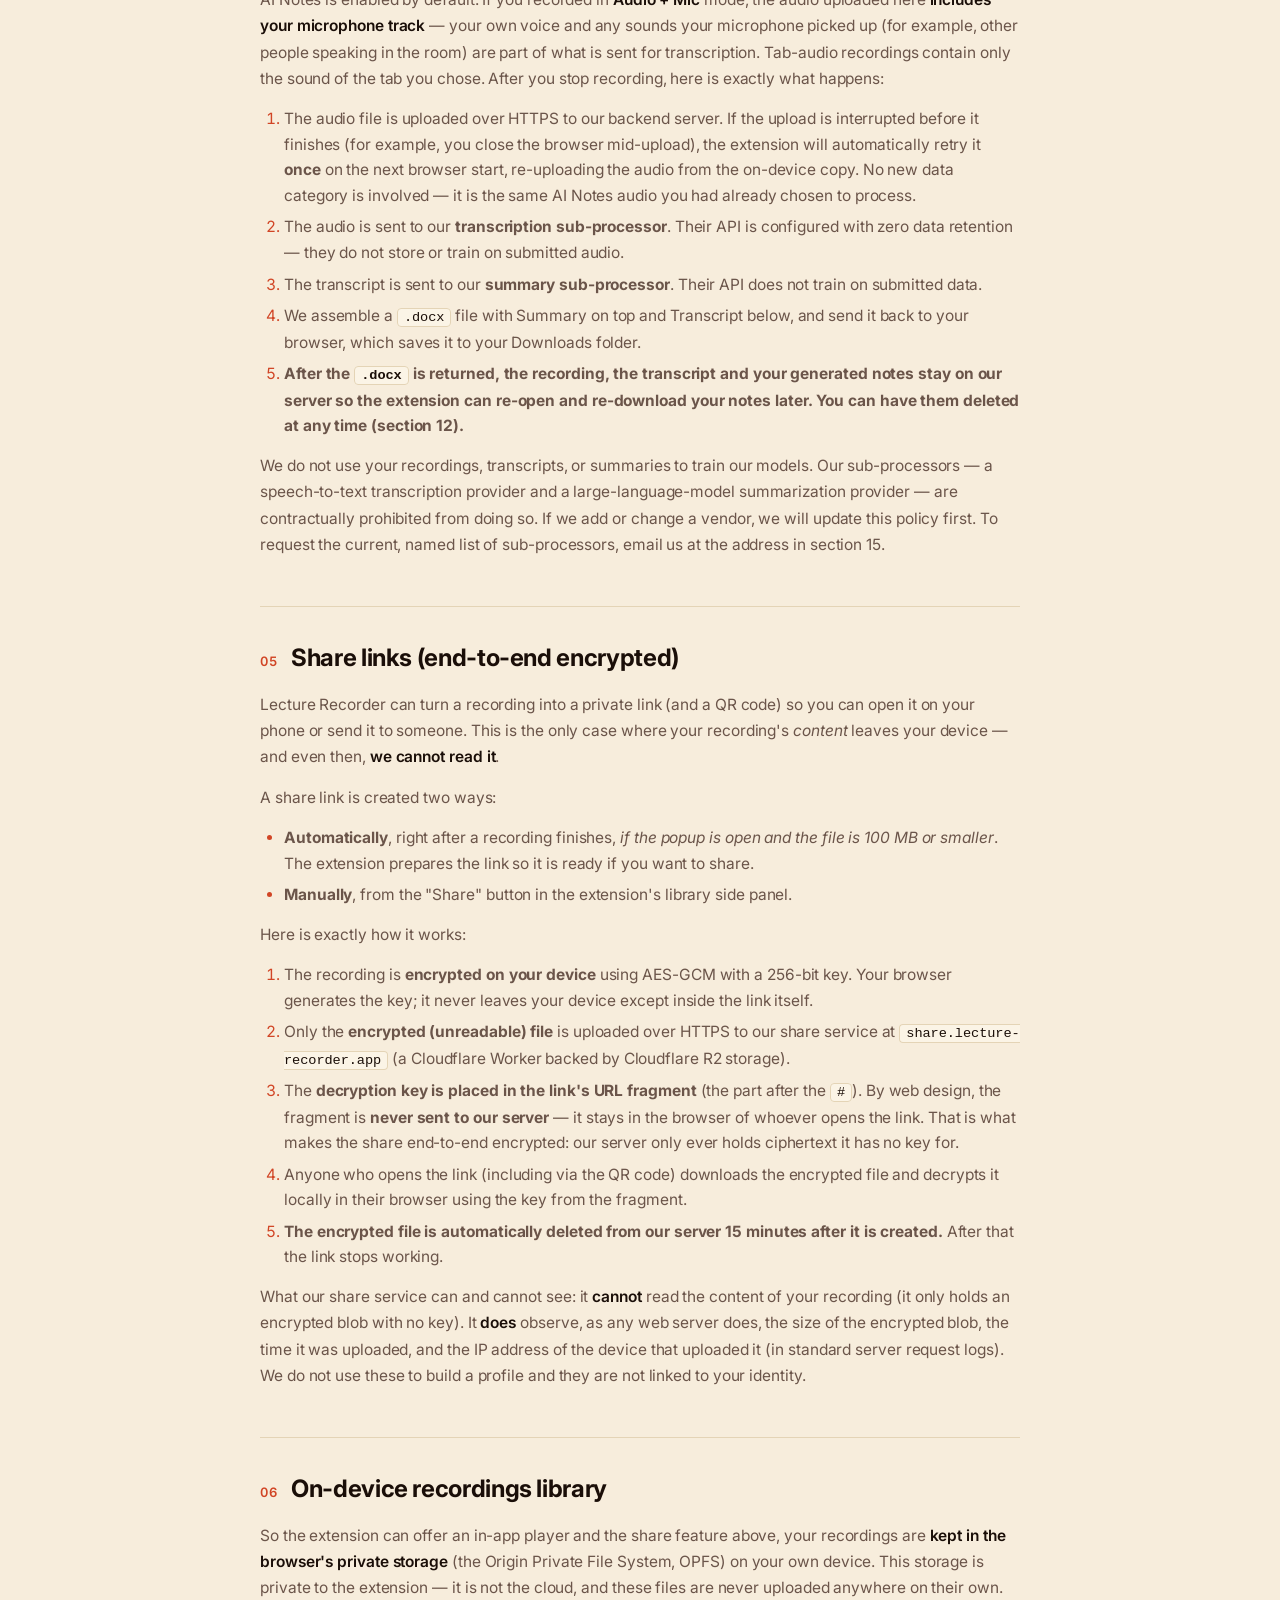
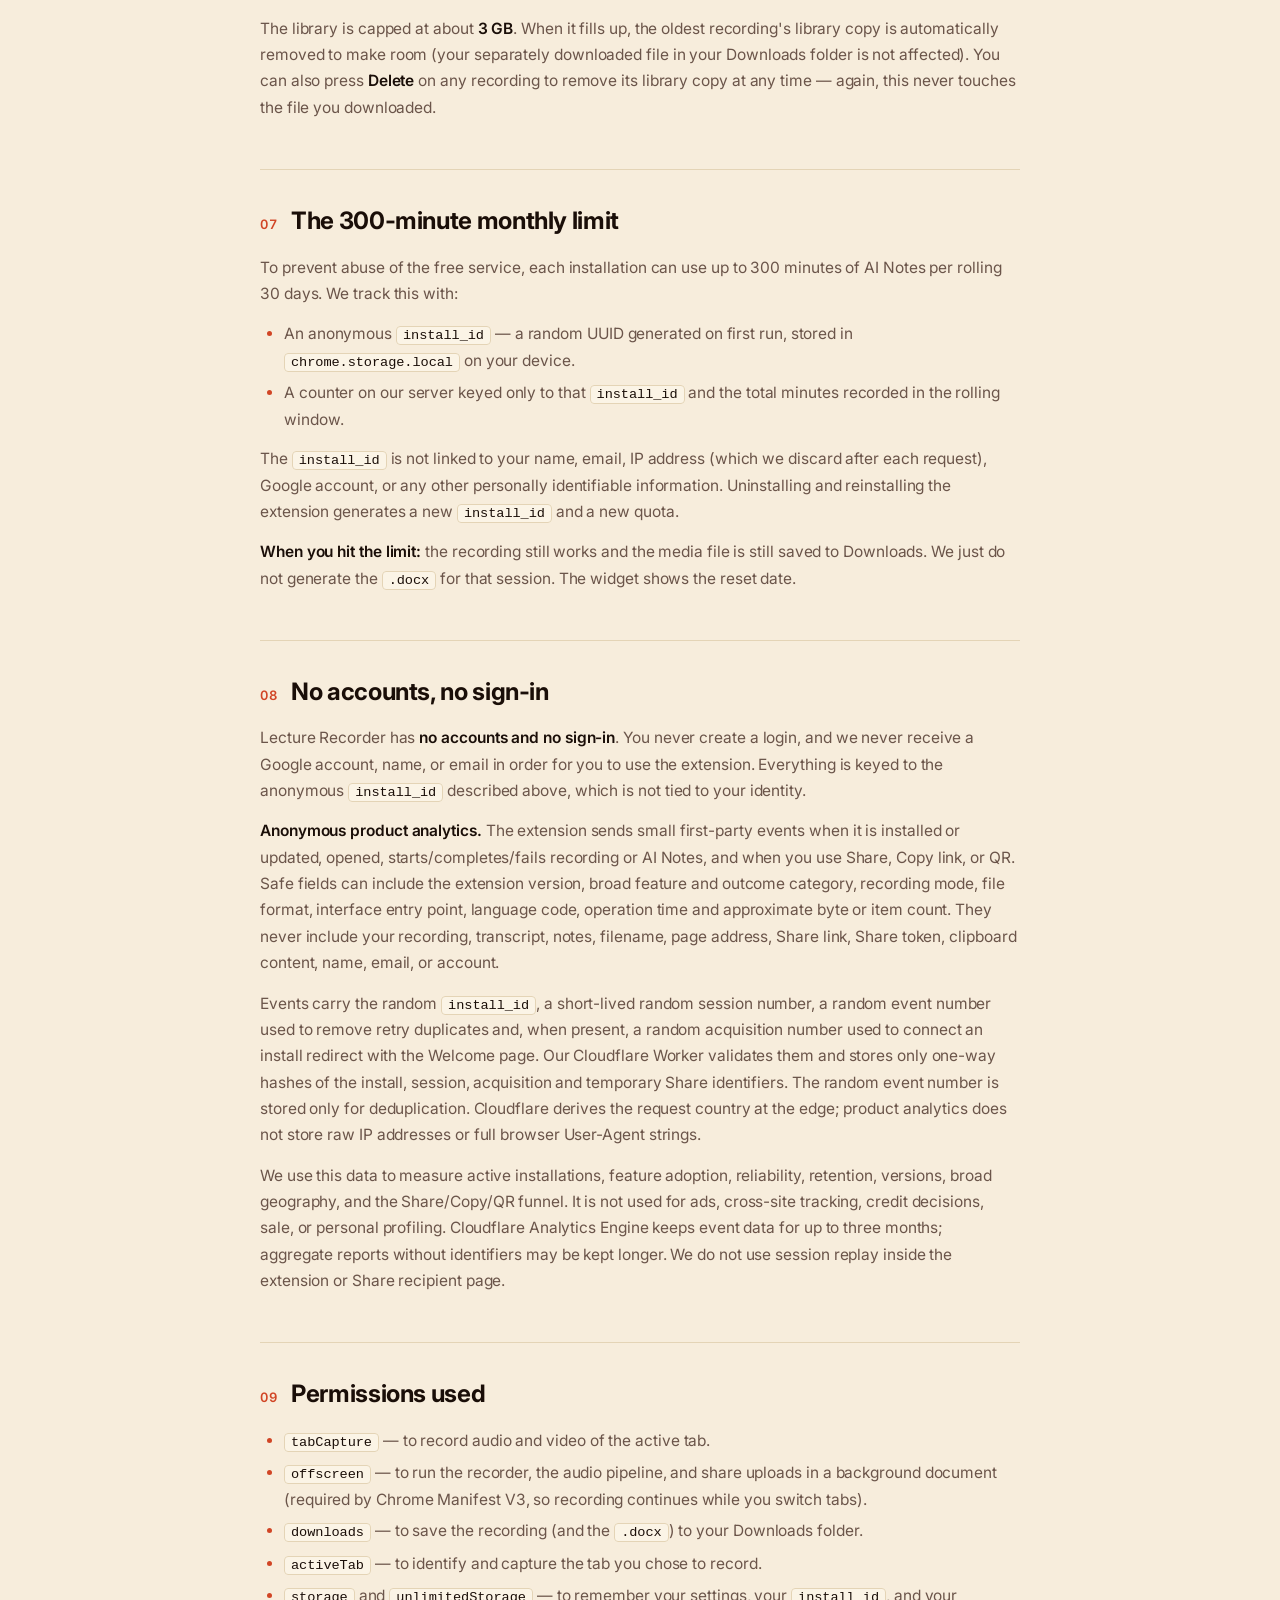
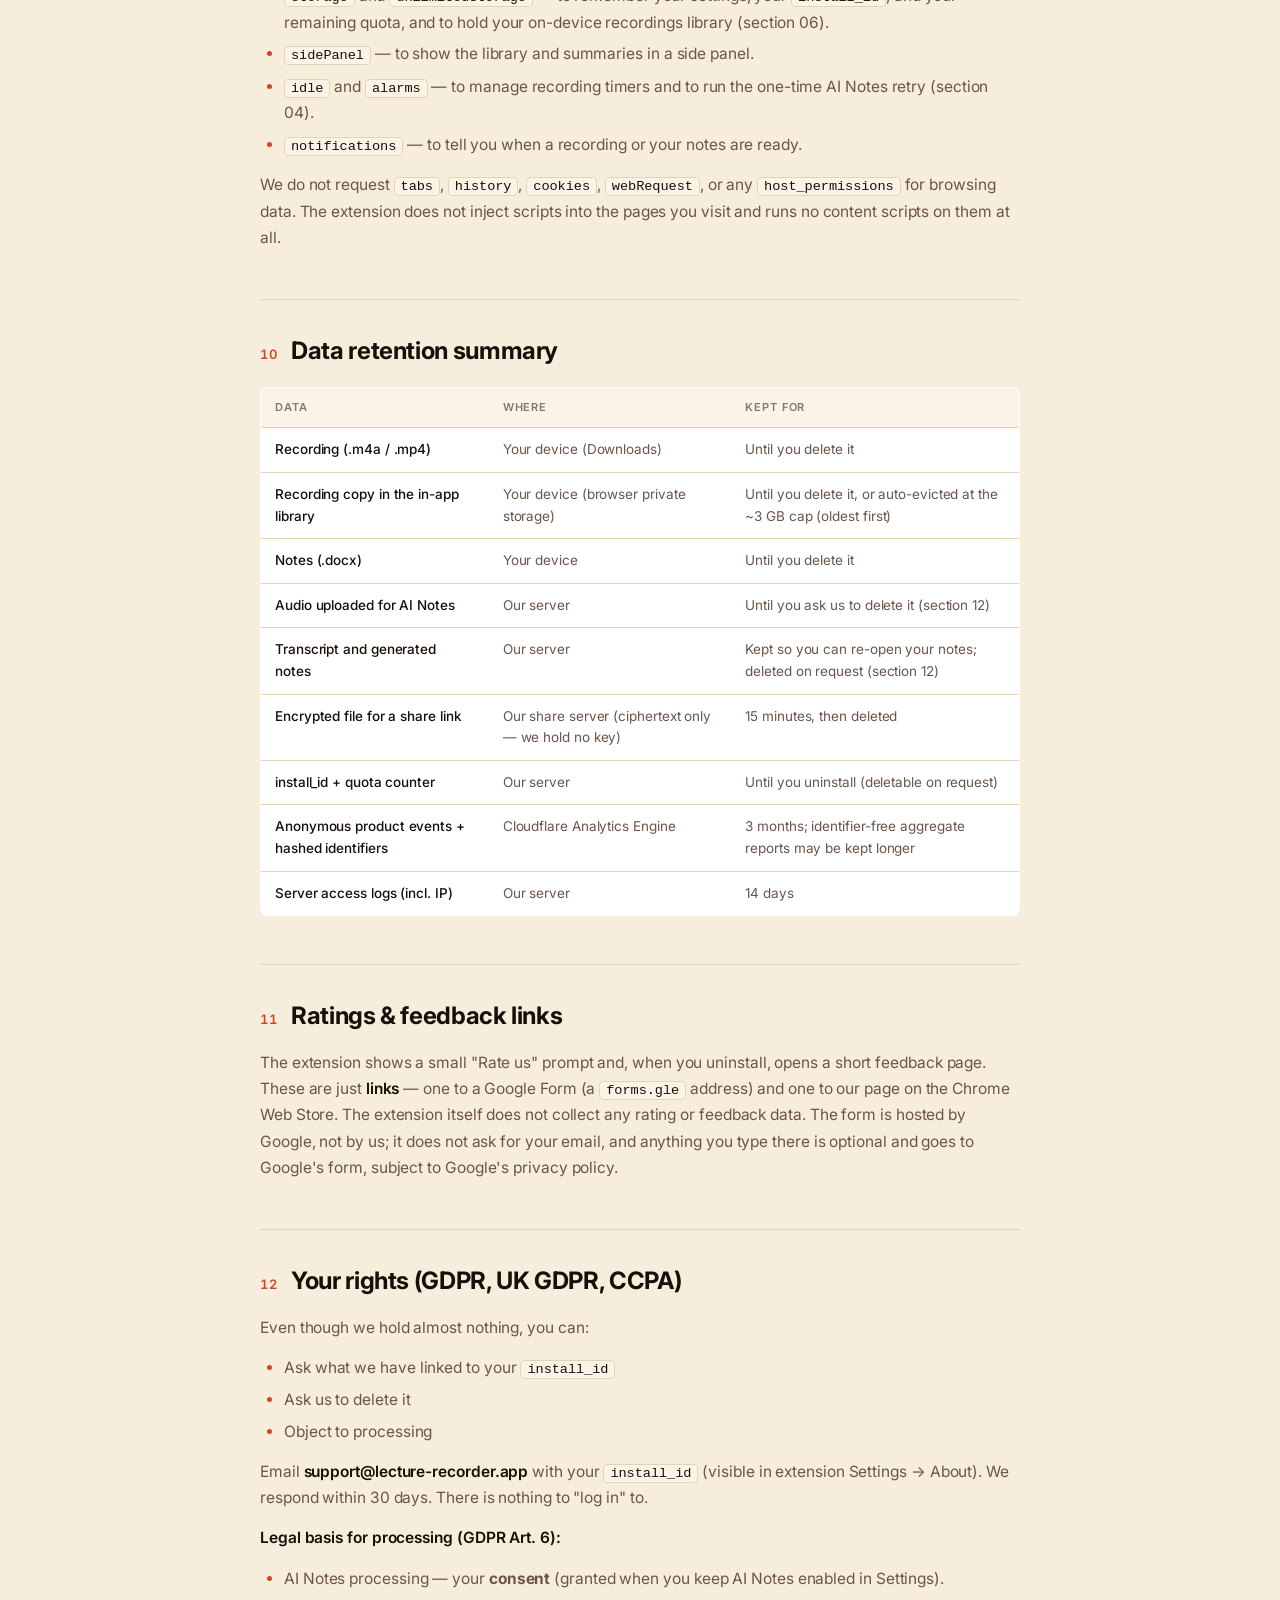
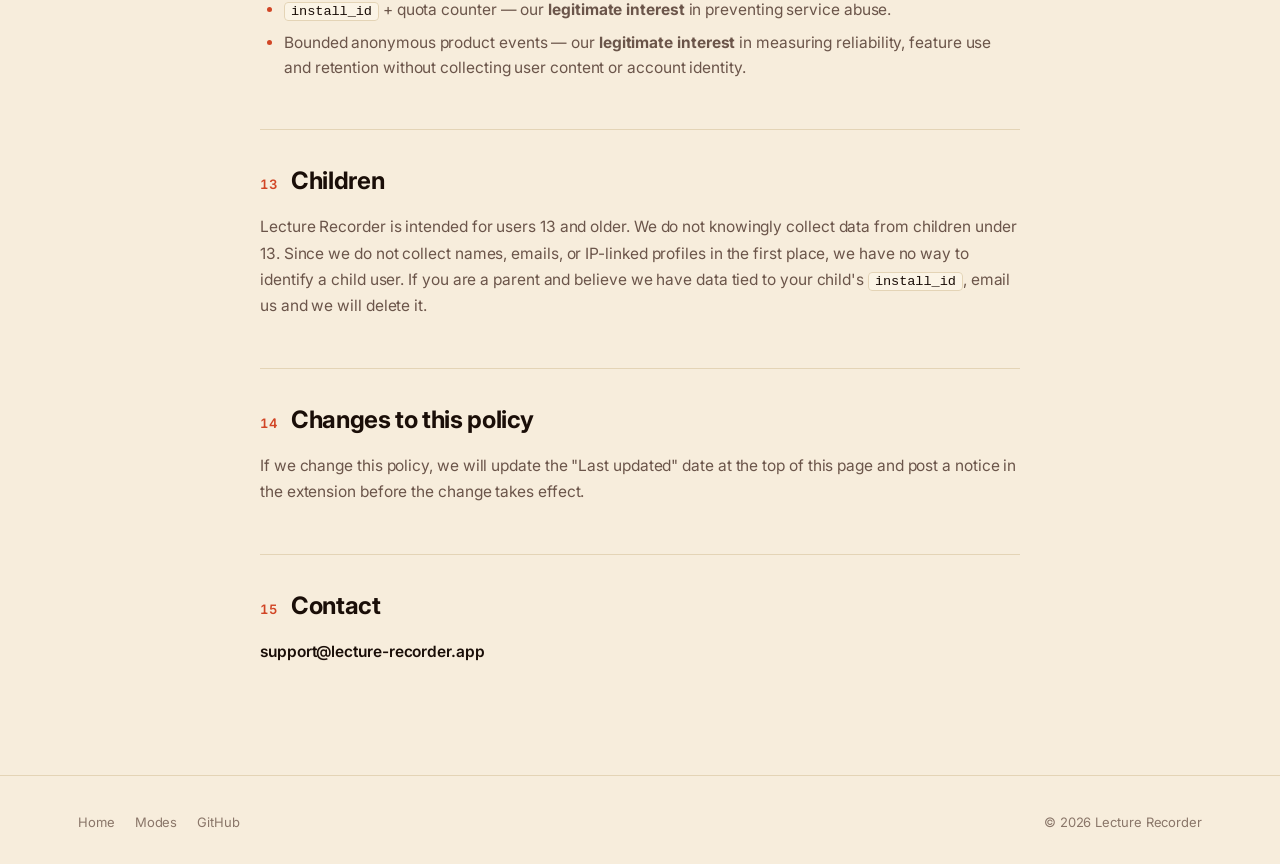
<file: privacy.html>
<!doctype html>
<html lang="en" data-theme="light">
<head>
<meta charset="utf-8"/>
<meta name="viewport" content="width=device-width,initial-scale=1"/>
<meta name="description" content="Privacy policy for the Lecture Recorder Chrome extension. Recordings stay on your device unless you use AI Notes or create a share link. Share links are end-to-end encrypted and self-destruct in 15 minutes."/>
<title>Privacy Policy — Lecture Recorder</title>
<link rel="icon" type="image/png" sizes="32x32" href="icons/icon32.png"/>
<link rel="icon" type="image/png" sizes="16x16" href="icons/icon16.png"/>
<link rel="apple-touch-icon" sizes="128x128" href="icons/icon128.png"/>
<link href="https://fonts.googleapis.com/css2?family=Inter:wght@400;500;600;700;800;900&display=swap" rel="stylesheet"/>
<style>
:root, html[data-theme="light"]{
  --bg:#f7eddc;
  --bg-soft:#fbf4e6;
  --orange:#d14525;
  --orange-bright:#ff5c3c;
  --orange-hover:#b83a25;
  --glow:rgba(209,69,37,0.18);
  --espresso:#1a0e08;
  --muted:#6b554a;
  --muted-2:#8a7669;
  --line:#e4d4b6;
  --line-strong:#d8c39b;
  --shadow:rgba(26,14,8,0.14);
  --shadow-soft:rgba(26,14,8,0.06);
  --toggle-bg:rgba(26,14,8,0.06);
  --toggle-hover:rgba(26,14,8,0.12);
  --card:#ffffff;
  --card-warm:#fff8ee;
}
html[data-theme="dark"]{
  --bg:#1a0e08;
  --bg-soft:#22150d;
  --orange:#ec5a3a;
  --orange-bright:#ff7548;
  --orange-hover:#ff8a5e;
  --glow:rgba(236,90,58,0.22);
  --espresso:#f7eddc;
  --muted:#bda594;
  --muted-2:#9c8472;
  --line:#3a2419;
  --line-strong:#4d3225;
  --shadow:rgba(0,0,0,0.45);
  --shadow-soft:rgba(0,0,0,0.25);
  --toggle-bg:rgba(247,237,220,0.08);
  --toggle-hover:rgba(247,237,220,0.18);
  --card:#22150d;
  --card-warm:#2a1a10;
}
*{box-sizing:border-box;margin:0;padding:0}
html,body{background:var(--bg);color:var(--espresso);font-family:'Inter',system-ui,-apple-system,sans-serif;line-height:1.6;-webkit-font-smoothing:antialiased;letter-spacing:-0.005em;transition:background .35s ease, color .35s ease}
body{min-height:100vh;position:relative;overflow-x:hidden}
::selection{background:var(--orange);color:#fff}
a{color:inherit;text-decoration:none}
code{font-family:'SF Mono','JetBrains Mono',ui-monospace,monospace;font-size:0.88em;background:var(--bg-soft);padding:1px 6px;border-radius:4px;color:var(--espresso);border:1px solid var(--line)}

/* ── Soft glow ─────────────────────────────────────────────────────── */
.glow{position:absolute;top:-220px;left:50%;transform:translateX(-50%);width:1200px;height:680px;background:radial-gradient(ellipse at center, var(--glow) 0%, transparent 62%);pointer-events:none;z-index:0;transition:background .35s ease}

/* ── Theme toggle ──────────────────────────────────────────────────── */
.theme-toggle{position:fixed;top:14px;right:18px;z-index:50;width:42px;height:42px;border-radius:50%;border:0;background:var(--toggle-bg);color:var(--espresso);cursor:pointer;display:flex;align-items:center;justify-content:center;transition:background .15s ease, transform .2s ease;-webkit-tap-highlight-color:transparent;backdrop-filter:blur(8px);-webkit-backdrop-filter:blur(8px)}
.theme-toggle:hover{background:var(--toggle-hover);transform:scale(1.06)}
.theme-toggle:focus-visible{outline:2px solid var(--orange);outline-offset:2px}
.theme-toggle svg{width:21px;height:21px;display:block}
html[data-theme="light"] .icon-moon{display:block}
html[data-theme="light"] .icon-sun{display:none}
html[data-theme="dark"]  .icon-moon{display:none}
html[data-theme="dark"]  .icon-sun{display:block}

.container{max-width:1180px;margin:0 auto;padding:0 28px;position:relative;z-index:1}

/* ── Header ────────────────────────────────────────────────────────── */
header.site{padding:20px 0 0;position:relative;z-index:2}
.nav{display:flex;align-items:center;justify-content:space-between;gap:24px}
.brand{font-weight:700;font-size:15px;display:flex;align-items:center;gap:10px;letter-spacing:-0.01em;color:var(--espresso)}
.brand-mark{width:26px;height:26px;flex-shrink:0;display:block;filter:drop-shadow(0 2px 6px rgba(209,69,37,0.28))}
.nav-links{display:flex;gap:24px;font-size:13px;font-weight:500;color:var(--muted)}
.nav-links a{padding:6px 2px;transition:color .15s}
.nav-links a:hover{color:var(--orange)}

/* ── Animations ────────────────────────────────────────────────────── */
@keyframes fadeUp{from{opacity:0;transform:translateY(14px)}to{opacity:1;transform:none}}
.doc{opacity:0;animation:fadeUp .65s cubic-bezier(.2,.7,.2,1) .05s forwards}
@media (prefers-reduced-motion:reduce){.doc{opacity:1;animation:none}}

/* ── Doc ───────────────────────────────────────────────────────────── */
main{padding:72px 0 96px;position:relative;z-index:1}
.doc{max-width:760px;margin:0 auto}

.eyebrow{font-size:12px;color:var(--orange);font-weight:600;text-transform:uppercase;letter-spacing:0.12em;margin-bottom:22px;display:inline-flex;align-items:center;gap:8px}
.eyebrow::before{content:"";width:6px;height:6px;border-radius:50%;background:var(--orange);box-shadow:0 0 0 4px rgba(209,69,37,0.12)}

h1{font-size:54px;font-weight:800;line-height:1.04;letter-spacing:-0.03em;margin-bottom:18px;color:var(--espresso);text-wrap:balance}
h1 .accent{color:var(--orange)}
.meta-line{font-size:13px;color:var(--muted-2);margin-bottom:44px;padding-bottom:24px;border-bottom:1px solid var(--line)}
.lead{font-size:19px;line-height:1.55;color:var(--espresso);font-weight:500;margin:0 0 48px;padding:18px 22px;background:var(--card-warm);border-left:3px solid var(--orange);border-radius:0 10px 10px 0}

h2{font-size:24px;font-weight:700;letter-spacing:-0.015em;margin:48px 0 14px;padding-top:32px;border-top:1px solid var(--line);display:flex;align-items:baseline;gap:14px;color:var(--espresso)}
h2 .num{font-size:13px;color:var(--orange);font-weight:600;letter-spacing:0.04em;font-variant-numeric:tabular-nums}
h3{font-size:11px;font-weight:600;text-transform:uppercase;letter-spacing:0.10em;color:var(--orange);margin:24px 0 8px}
p{margin:0 0 14px;color:var(--muted);line-height:1.7;font-size:15.5px}
p strong{color:var(--espresso);font-weight:600}
ul,ol{padding-left:24px;margin:0 0 14px;color:var(--muted);font-size:15.5px}
ul li,ol li{margin-bottom:6px;line-height:1.65}
ul li::marker,ol li::marker{color:var(--orange)}
a.inline{color:var(--orange);border-bottom:1px solid currentColor;transition:border-color .12s}
a.inline:hover{border-color:transparent}

table.retention{width:100%;border-collapse:collapse;font-size:13.5px;margin:16px 0 20px;border:1px solid var(--line);border-radius:8px;overflow:hidden;background:var(--card)}
table.retention th,table.retention td{padding:11px 14px;text-align:left;border-bottom:1px solid var(--line);color:var(--muted);vertical-align:top}
table.retention th{color:var(--muted-2);font-size:11px;text-transform:uppercase;letter-spacing:0.08em;font-weight:600;background:var(--bg-soft)}
table.retention td:first-child{color:var(--espresso);font-weight:500}
table.retention tr:last-child td{border-bottom:0}

/* ── Footer ────────────────────────────────────────────────────────── */
footer.site{padding:36px 0 48px;border-top:1px solid var(--line);font-size:13px;color:var(--muted-2);position:relative;z-index:1}
footer.site .footer-row{display:flex;justify-content:space-between;flex-wrap:wrap;gap:18px;align-items:center}
footer.site a{transition:color .15s}
footer.site a:hover{color:var(--orange)}
footer.site .footer-links{display:flex;gap:20px}

/* ── Responsive ────────────────────────────────────────────────────── */
@media (max-width:760px){
  .theme-toggle{top:10px;right:12px;width:38px;height:38px}
  main{padding:48px 0 64px}
  h1{font-size:40px}
  h2{font-size:20px}
  .lead{font-size:17px;padding:16px 18px}
  p,ul,ol{font-size:15px}
}
</style>
</head>
<body>

<div class="glow" aria-hidden="true"></div>

<button class="theme-toggle" id="themeToggle" aria-label="Toggle theme" type="button">
  <svg class="icon-moon" viewBox="0 0 24 24" fill="none" stroke="currentColor" stroke-width="1.8" stroke-linecap="round" stroke-linejoin="round"><path d="M21 12.79A9 9 0 1 1 11.21 3 7 7 0 0 0 21 12.79Z"/></svg>
  <svg class="icon-sun" viewBox="0 0 24 24" fill="none" stroke="currentColor" stroke-width="1.8" stroke-linecap="round" stroke-linejoin="round"><circle cx="12" cy="12" r="4"/><path d="M12 2v2M12 20v2M4.93 4.93l1.41 1.41M17.66 17.66l1.41 1.41M2 12h2M20 12h2M4.93 19.07l1.41-1.41M17.66 6.34l1.41-1.41"/></svg>
</button>

<header class="site"><div class="container nav">
  <a href="index.html" class="brand">
    <img class="brand-mark" src="icons/icon128.png" alt="" width="128" height="128"/>
    Lecture Recorder
  </a>
  <nav class="nav-links">
    <a href="index.html#modes">Modes</a>
    <a href="index.html#promises">Why</a>
    <a href="index.html">Home</a>
  </nav>
</div></header>

<main><div class="container"><article class="doc">

<span class="eyebrow">Privacy policy</span>
<h1>What we do with your <span class="accent">recordings</span></h1>
<p class="meta-line">Last updated · August 5, 2026 · Applies to the next telemetry-enabled release of the Lecture Recorder Chrome extension.</p>

<p class="lead">By default your recording stays on your device. It only leaves your device in two cases you control: when you use AI Notes (the recording is uploaded to our server to create your transcript and notes; we keep them so the extension can re-open and re-download your notes, and delete them on request), and when a share link is created (the file is end-to-end encrypted on your device before it is uploaded, and erased from our server after 15 minutes).</p>

<h2><span class="num">01</span>The short version</h2>
<p>We record the active browser tab to a file in your Downloads folder, and also keep a copy in the browser's private storage so you can replay and share it from inside the extension. If you use AI Notes, we send the audio to our server, transcribe and summarize it, and send you a <code>.docx</code>; the recording, transcript and notes stay on our server so you can re-open your notes later, and we delete them on request. If you share a recording, the file is <strong>encrypted on your device</strong> before it is uploaded, and the encrypted copy is erased from our server after 15 minutes. <strong>We do not ask for your name, email, or any account. We do not train AI on your recordings.</strong></p>

<h2><span class="num">02</span>What we record</h2>
<p>When you press Record, the extension captures audio and video from the active browser tab using Chrome's <code>tabCapture</code> API. The recording is written directly to your Downloads folder as an <code>.m4a</code> or <code>.mp4</code> file, and a copy is also kept in the browser's private on-device storage (OPFS) so the extension can offer an in-app player and sharing (see sections 05 and 06). This file stays on your device — we never see it — unless you choose to use AI Notes on it (section 04) or create a share link for it (section 05).</p>

<h2><span class="num">03</span>What we do not record</h2>
<p>We do not access your camera. The microphone is captured only when you select the "Audio + Mic" mode, and only for the duration of that recording. We do not capture other tabs, your screen outside the tab, your typing, your clipboard, or your browsing history. We do not read the content of the pages you visit at all. The recorder itself only runs while you press Record and stops the moment you press Stop.</p>

<h2><span class="num">04</span>AI Notes</h2>
<p>AI Notes is enabled by default. If you recorded in <strong>Audio&nbsp;+&nbsp;Mic</strong> mode, the audio uploaded here <strong>includes your microphone track</strong> — your own voice and any sounds your microphone picked up (for example, other people speaking in the room) are part of what is sent for transcription. Tab-audio recordings contain only the sound of the tab you chose. After you stop recording, here is exactly what happens:</p>
<ol>
<li>The audio file is uploaded over HTTPS to our backend server. If the upload is interrupted before it finishes (for example, you close the browser mid-upload), the extension will automatically retry it <strong>once</strong> on the next browser start, re-uploading the audio from the on-device copy. No new data category is involved — it is the same AI Notes audio you had already chosen to process.</li>
<li>The audio is sent to our <strong>transcription sub-processor</strong>. Their API is configured with zero data retention — they do not store or train on submitted audio.</li>
<li>The transcript is sent to our <strong>summary sub-processor</strong>. Their API does not train on submitted data.</li>
<li>We assemble a <code>.docx</code> file with Summary on top and Transcript below, and send it back to your browser, which saves it to your Downloads folder.</li>
<li><strong>After the <code>.docx</code> is returned, the recording, the transcript and your generated notes stay on our server so the extension can re-open and re-download your notes later. You can have them deleted at any time (section 12).</strong></li>
</ol>
<p>We do not use your recordings, transcripts, or summaries to train our models. Our sub-processors — a speech-to-text transcription provider and a large-language-model summarization provider — are contractually prohibited from doing so. If we add or change a vendor, we will update this policy first. To request the current, named list of sub-processors, email us at the address in section 15.</p>

<h2><span class="num">05</span>Share links (end-to-end encrypted)</h2>
<p>Lecture Recorder can turn a recording into a private link (and a QR code) so you can open it on your phone or send it to someone. This is the only case where your recording's <em>content</em> leaves your device — and even then, <strong>we cannot read it</strong>.</p>
<p>A share link is created two ways:</p>
<ul>
<li><strong>Automatically</strong>, right after a recording finishes, <em>if the popup is open and the file is 100&nbsp;MB or smaller</em>. The extension prepares the link so it is ready if you want to share.</li>
<li><strong>Manually</strong>, from the "Share" button in the extension's library side panel.</li>
</ul>
<p>Here is exactly how it works:</p>
<ol>
<li>The recording is <strong>encrypted on your device</strong> using AES-GCM with a 256-bit key. Your browser generates the key; it never leaves your device except inside the link itself.</li>
<li>Only the <strong>encrypted (unreadable) file</strong> is uploaded over HTTPS to our share service at <code>share.lecture-recorder.app</code> (a Cloudflare Worker backed by Cloudflare R2 storage).</li>
<li>The <strong>decryption key is placed in the link's URL fragment</strong> (the part after the <code>#</code>). By web design, the fragment is <strong>never sent to our server</strong> — it stays in the browser of whoever opens the link. That is what makes the share end-to-end encrypted: our server only ever holds ciphertext it has no key for.</li>
<li>Anyone who opens the link (including via the QR code) downloads the encrypted file and decrypts it locally in their browser using the key from the fragment.</li>
<li><strong>The encrypted file is automatically deleted from our server 15 minutes after it is created.</strong> After that the link stops working.</li>
</ol>
<p>What our share service can and cannot see: it <strong>cannot</strong> read the content of your recording (it only holds an encrypted blob with no key). It <strong>does</strong> observe, as any web server does, the size of the encrypted blob, the time it was uploaded, and the IP address of the device that uploaded it (in standard server request logs). We do not use these to build a profile and they are not linked to your identity.</p>

<h2><span class="num">06</span>On-device recordings library</h2>
<p>So the extension can offer an in-app player and the share feature above, your recordings are <strong>kept in the browser's private storage</strong> (the Origin Private File System, OPFS) on your own device. This storage is private to the extension — it is not the cloud, and these files are never uploaded anywhere on their own.</p>
<p>The library is capped at about <strong>3&nbsp;GB</strong>. When it fills up, the oldest recording's library copy is automatically removed to make room (your separately downloaded file in your Downloads folder is not affected). You can also press <strong>Delete</strong> on any recording to remove its library copy at any time — again, this never touches the file you downloaded.</p>

<h2><span class="num">07</span>The 300-minute monthly limit</h2>
<p>To prevent abuse of the free service, each installation can use up to 300 minutes of AI Notes per rolling 30 days. We track this with:</p>
<ul>
<li>An anonymous <code>install_id</code> — a random UUID generated on first run, stored in <code>chrome.storage.local</code> on your device.</li>
<li>A counter on our server keyed only to that <code>install_id</code> and the total minutes recorded in the rolling window.</li>
</ul>
<p>The <code>install_id</code> is not linked to your name, email, IP address (which we discard after each request), Google account, or any other personally identifiable information. Uninstalling and reinstalling the extension generates a new <code>install_id</code> and a new quota.</p>
<p><strong>When you hit the limit:</strong> the recording still works and the media file is still saved to Downloads. We just do not generate the <code>.docx</code> for that session. The widget shows the reset date.</p>

<h2><span class="num">08</span>No accounts, no sign-in</h2>
<p>Lecture Recorder has <strong>no accounts and no sign-in</strong>. You never create a login, and we never receive a Google account, name, or email in order for you to use the extension. Everything is keyed to the anonymous <code>install_id</code> described above, which is not tied to your identity.</p>
<p><strong>Anonymous product analytics.</strong> The extension sends small first-party events when it is installed or updated, opened, starts/completes/fails recording or AI Notes, and when you use Share, Copy link, or QR. Safe fields can include the extension version, broad feature and outcome category, recording mode, file format, interface entry point, language code, operation time and approximate byte or item count. They never include your recording, transcript, notes, filename, page address, Share link, Share token, clipboard content, name, email, or account.</p>
<p>Events carry the random <code>install_id</code>, a short-lived random session number, a random event number used to remove retry duplicates and, when present, a random acquisition number used to connect an install redirect with the Welcome page. Our Cloudflare Worker validates them and stores only one-way hashes of the install, session, acquisition and temporary Share identifiers. The random event number is stored only for deduplication. Cloudflare derives the request country at the edge; product analytics does not store raw IP addresses or full browser User-Agent strings.</p>
<p>We use this data to measure active installations, feature adoption, reliability, retention, versions, broad geography, and the Share/Copy/QR funnel. It is not used for ads, cross-site tracking, credit decisions, sale, or personal profiling. Cloudflare Analytics Engine keeps event data for up to three months; aggregate reports without identifiers may be kept longer. We do not use session replay inside the extension or Share recipient page.</p>

<h2><span class="num">09</span>Permissions used</h2>
<ul>
<li><code>tabCapture</code> — to record audio and video of the active tab.</li>
<li><code>offscreen</code> — to run the recorder, the audio pipeline, and share uploads in a background document (required by Chrome Manifest V3, so recording continues while you switch tabs).</li>
<li><code>downloads</code> — to save the recording (and the <code>.docx</code>) to your Downloads folder.</li>
<li><code>activeTab</code> — to identify and capture the tab you chose to record.</li>
<li><code>storage</code> and <code>unlimitedStorage</code> — to remember your settings, your <code>install_id</code>, and your remaining quota, and to hold your on-device recordings library (section 06).</li>
<li><code>sidePanel</code> — to show the library and summaries in a side panel.</li>
<li><code>idle</code> and <code>alarms</code> — to manage recording timers and to run the one-time AI Notes retry (section 04).</li>
<li><code>notifications</code> — to tell you when a recording or your notes are ready.</li>
</ul>
<p>We do not request <code>tabs</code>, <code>history</code>, <code>cookies</code>, <code>webRequest</code>, or any <code>host_permissions</code> for browsing data. The extension does not inject scripts into the pages you visit and runs no content scripts on them at all.</p>

<h2><span class="num">10</span>Data retention summary</h2>
<table class="retention">
<thead><tr><th>Data</th><th>Where</th><th>Kept for</th></tr></thead>
<tbody>
<tr><td>Recording (.m4a / .mp4)</td><td>Your device (Downloads)</td><td>Until you delete it</td></tr>
<tr><td>Recording copy in the in-app library</td><td>Your device (browser private storage)</td><td>Until you delete it, or auto-evicted at the ~3&nbsp;GB cap (oldest first)</td></tr>
<tr><td>Notes (.docx)</td><td>Your device</td><td>Until you delete it</td></tr>
<tr><td>Audio uploaded for AI Notes</td><td>Our server</td><td>Until you ask us to delete it (section 12)</td></tr>
<tr><td>Transcript and generated notes</td><td>Our server</td><td>Kept so you can re-open your notes; deleted on request (section 12)</td></tr>
<tr><td>Encrypted file for a share link</td><td>Our share server (ciphertext only — we hold no key)</td><td>15 minutes, then deleted</td></tr>
<tr><td>install_id + quota counter</td><td>Our server</td><td>Until you uninstall (deletable on request)</td></tr>
<tr><td>Anonymous product events + hashed identifiers</td><td>Cloudflare Analytics Engine</td><td>3 months; identifier-free aggregate reports may be kept longer</td></tr>
<tr><td>Server access logs (incl. IP)</td><td>Our server</td><td>14 days</td></tr>
</tbody>
</table>

<h2><span class="num">11</span>Ratings &amp; feedback links</h2>
<p>The extension shows a small "Rate us" prompt and, when you uninstall, opens a short feedback page. These are just <strong>links</strong> — one to a Google Form (a <code>forms.gle</code> address) and one to our page on the Chrome Web Store. The extension itself does not collect any rating or feedback data. The form is hosted by Google, not by us; it does not ask for your email, and anything you type there is optional and goes to Google's form, subject to Google's privacy policy.</p>

<h2><span class="num">12</span>Your rights (GDPR, UK GDPR, CCPA)</h2>
<p>Even though we hold almost nothing, you can:</p>
<ul>
<li>Ask what we have linked to your <code>install_id</code></li>
<li>Ask us to delete it</li>
<li>Object to processing</li>
</ul>
<p>Email <strong>support@lecture-recorder.app</strong> with your <code>install_id</code> (visible in extension Settings → About). We respond within 30 days. There is nothing to "log in" to.</p>
<p><strong>Legal basis for processing (GDPR Art. 6):</strong></p>
<ul>
<li>AI Notes processing — your <strong>consent</strong> (granted when you keep AI Notes enabled in Settings).</li>
<li><code>install_id</code> + quota counter — our <strong>legitimate interest</strong> in preventing service abuse.</li>
<li>Bounded anonymous product events — our <strong>legitimate interest</strong> in measuring reliability, feature use and retention without collecting user content or account identity.</li>
</ul>

<h2><span class="num">13</span>Children</h2>
<p>Lecture Recorder is intended for users 13 and older. We do not knowingly collect data from children under 13. Since we do not collect names, emails, or IP-linked profiles in the first place, we have no way to identify a child user. If you are a parent and believe we have data tied to your child's <code>install_id</code>, email us and we will delete it.</p>

<h2><span class="num">14</span>Changes to this policy</h2>
<p>If we change this policy, we will update the "Last updated" date at the top of this page and post a notice in the extension before the change takes effect.</p>

<h2><span class="num">15</span>Contact</h2>
<p><strong>support@lecture-recorder.app</strong></p>

</article></div></main>

<footer class="site"><div class="container footer-row">
  <div class="footer-links">
    <a href="index.html">Home</a>
    <a href="index.html#modes">Modes</a>
    <a href="https://github.com/Alkhimik888">GitHub</a>
  </div>
  <div>© 2026 Lecture Recorder</div>
</div></footer>

<script>
(function(){
  var html = document.documentElement;
  var btn = document.getElementById('themeToggle');
  var saved = null;
  try { saved = localStorage.getItem('lr-landing-theme'); } catch (_) {}
  if (saved === 'dark' || saved === 'light') {
    html.setAttribute('data-theme', saved);
  }
  btn.addEventListener('click', function(){
    var next = html.getAttribute('data-theme') === 'dark' ? 'light' : 'dark';
    html.setAttribute('data-theme', next);
    try { localStorage.setItem('lr-landing-theme', next); } catch (_) {}
  });
})();
</script>
</body>
</html>
</file>
